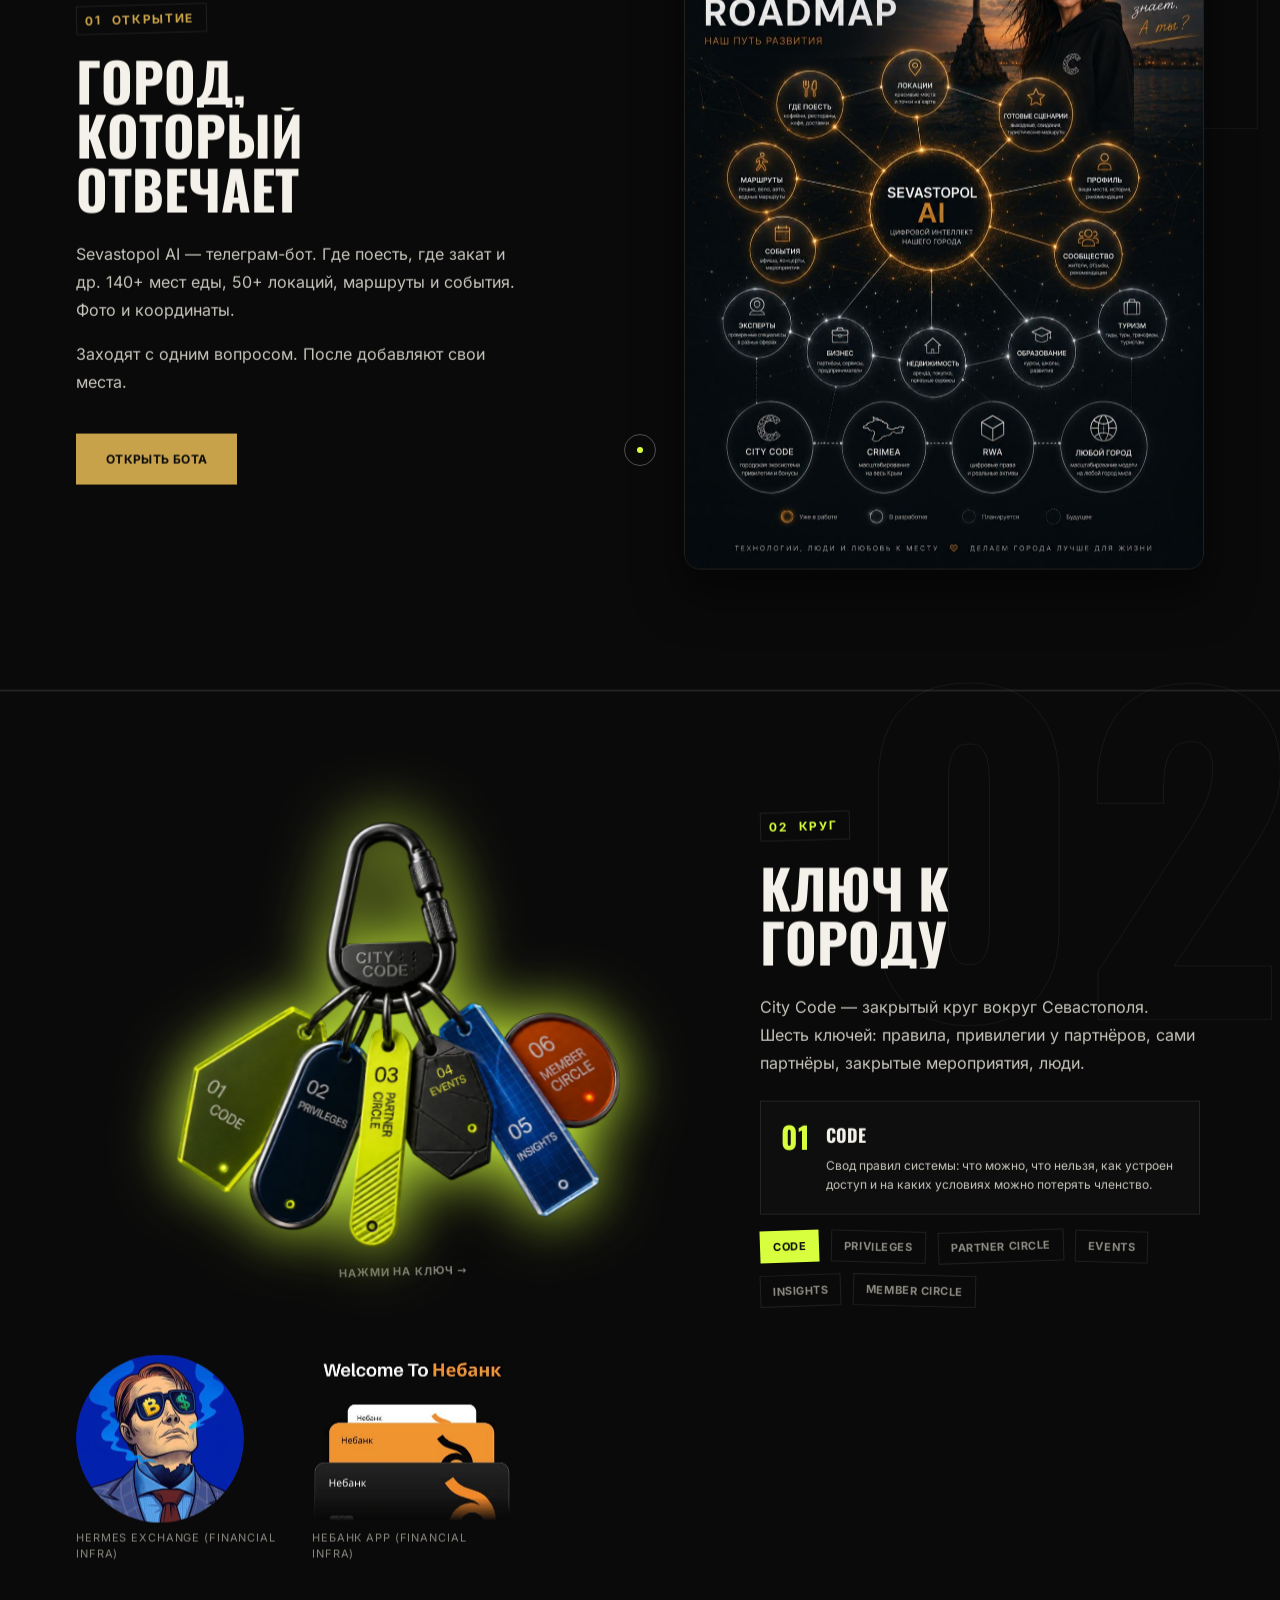
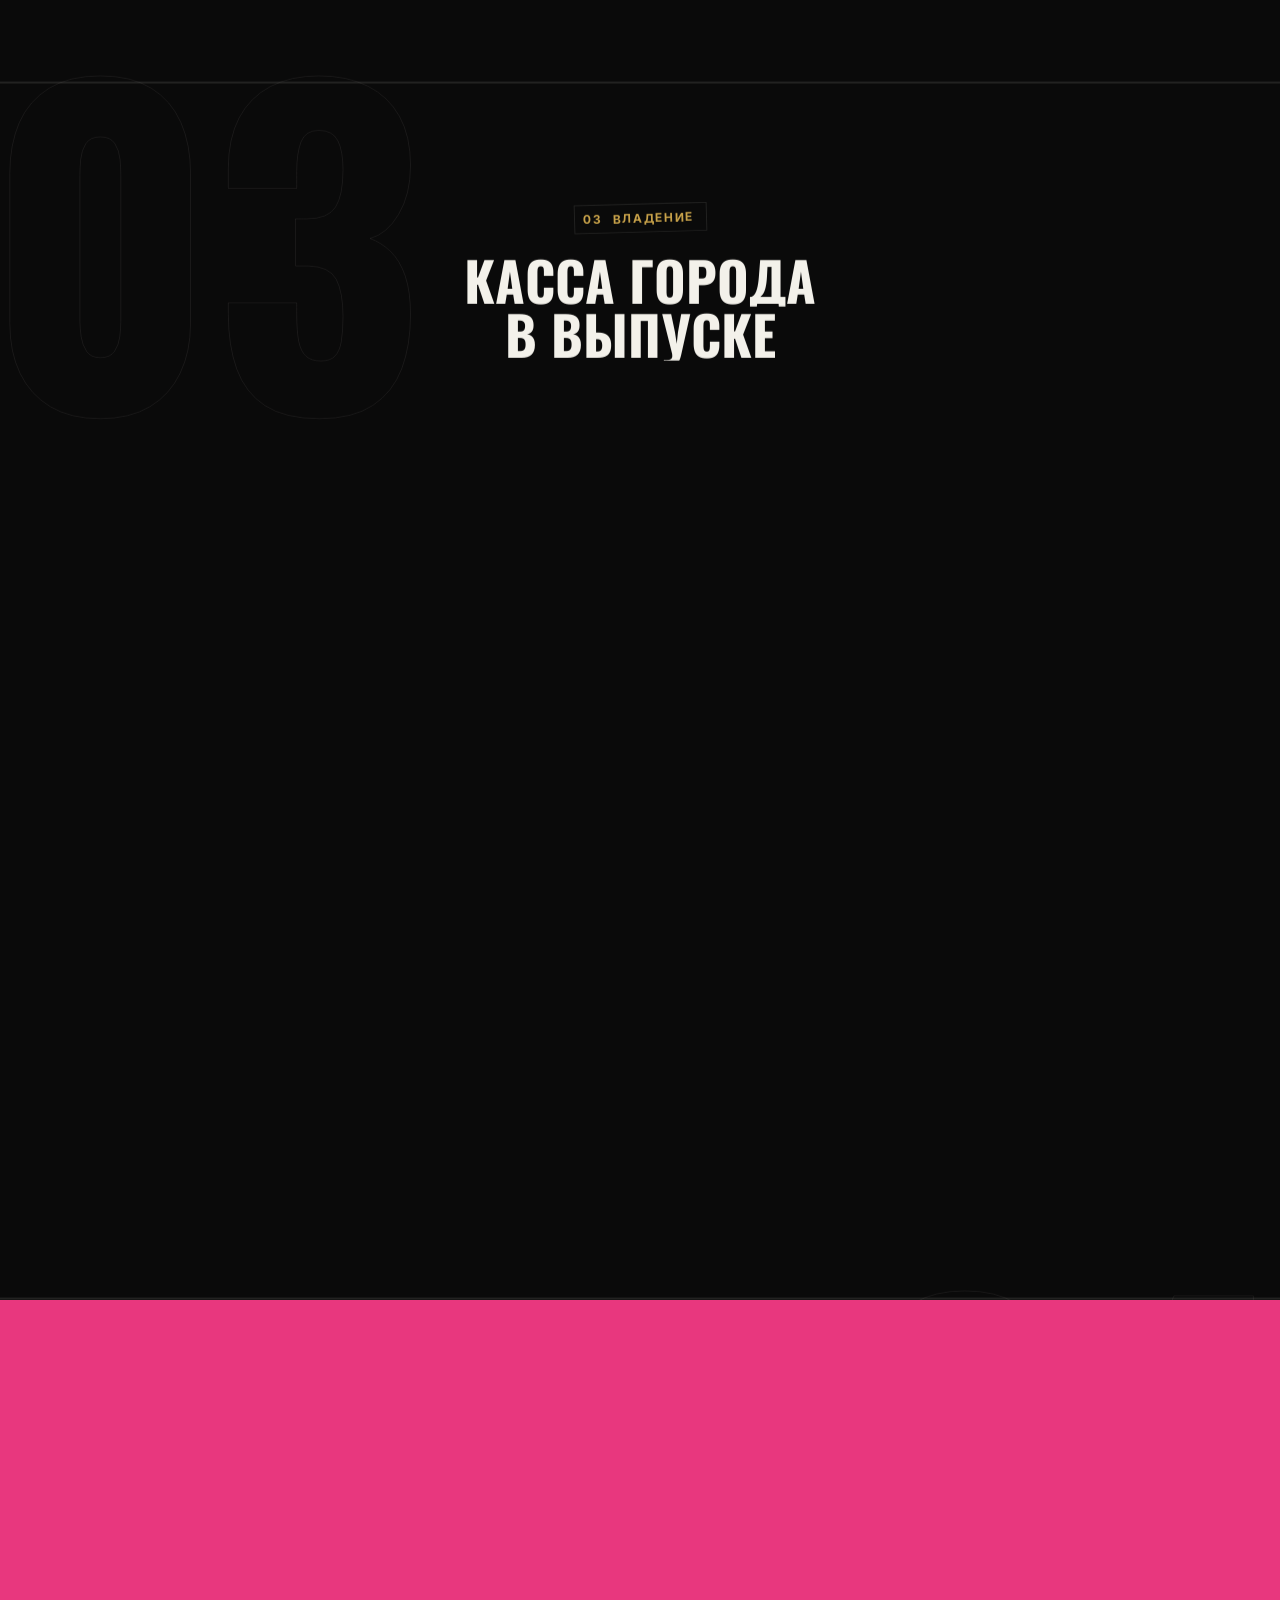
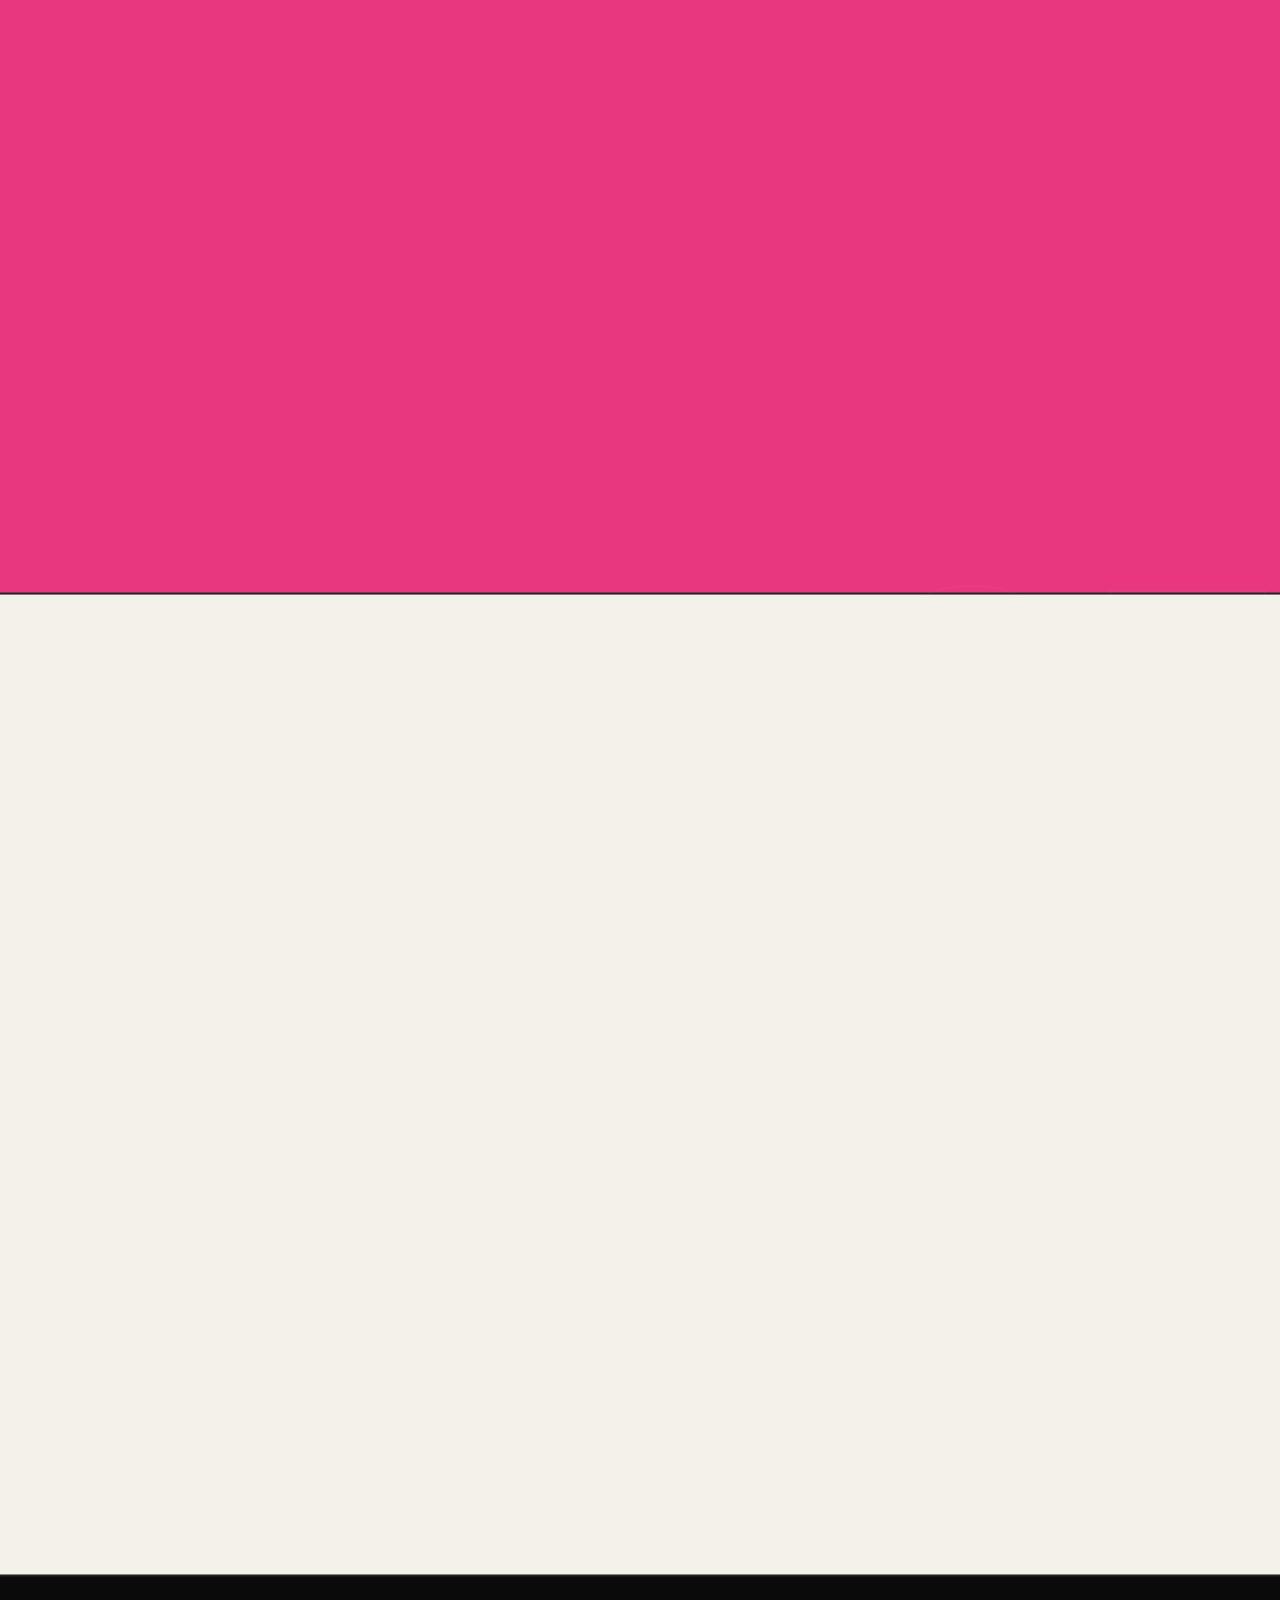
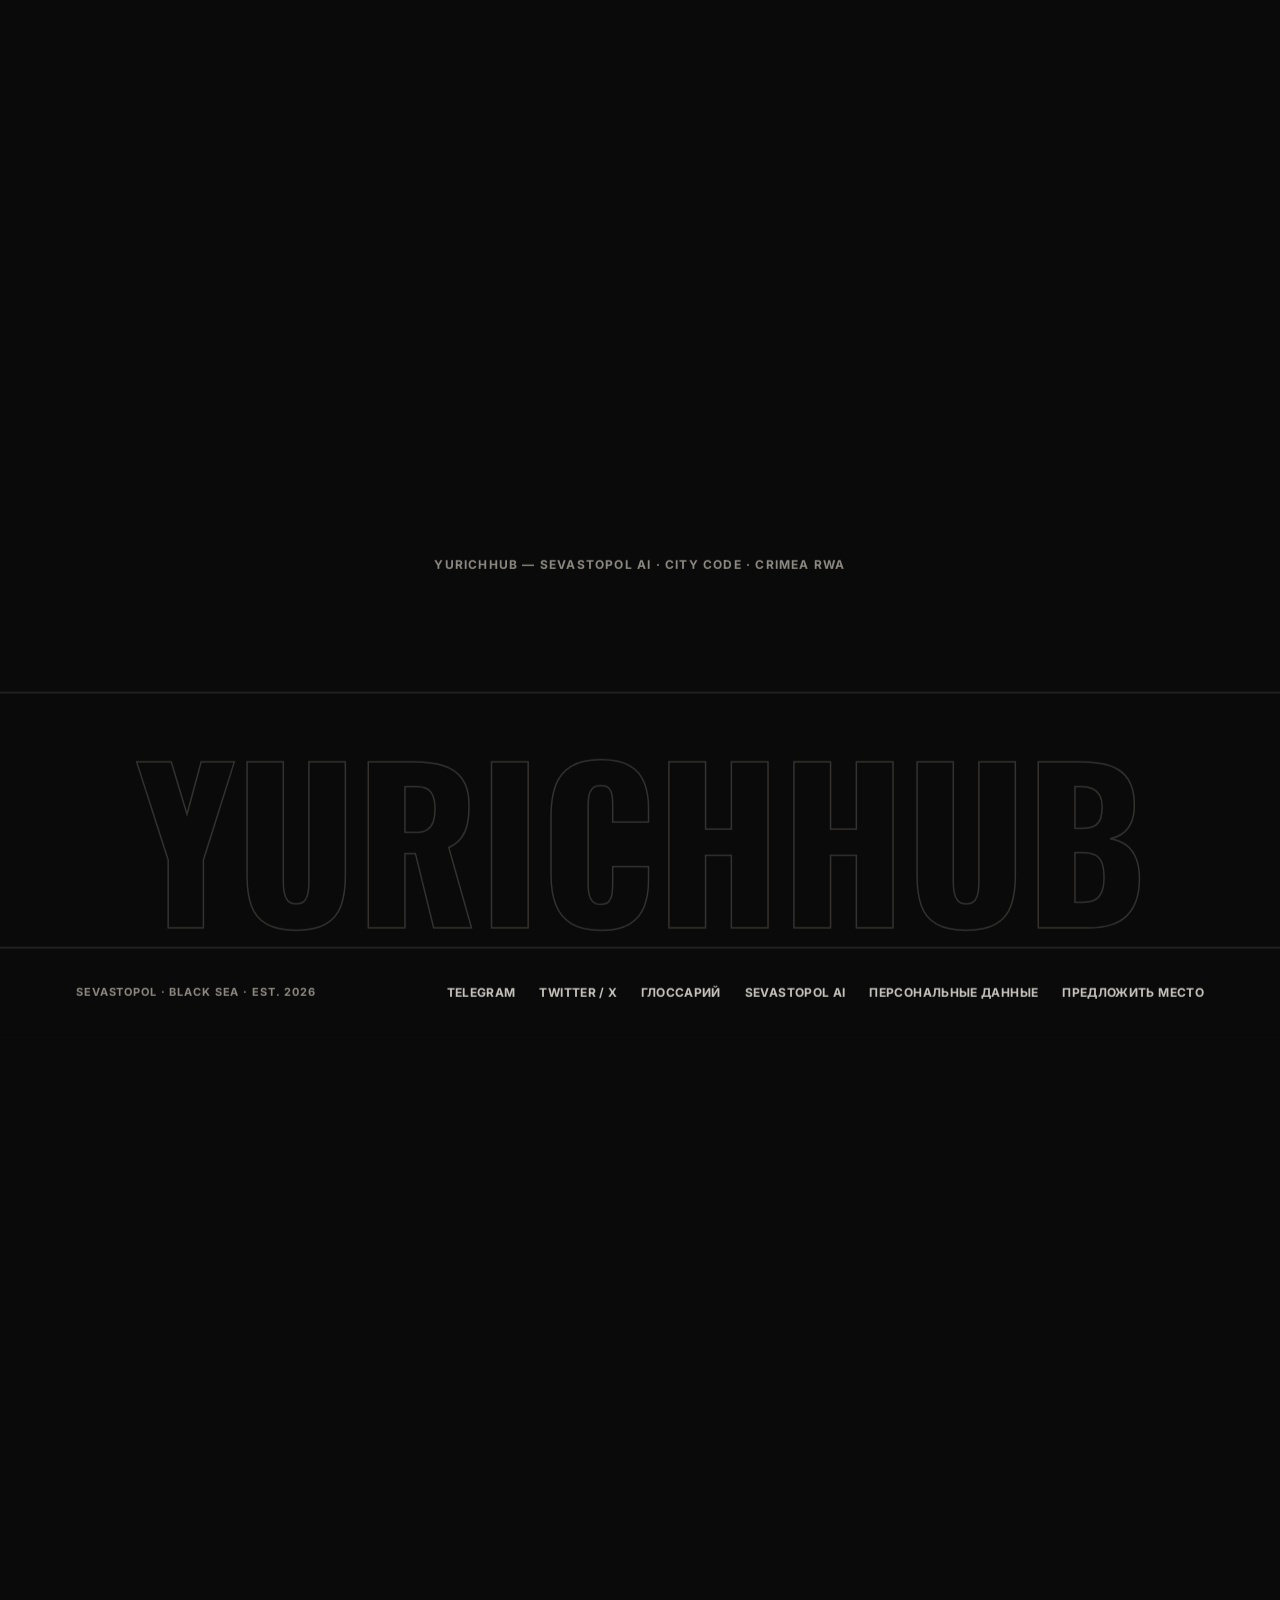
<file: index.html>
<!DOCTYPE html>
<html lang="ru">
<head>
<meta charset="UTF-8">
<meta name="viewport" content="width=device-width, initial-scale=1.0">
<title>YurichHub — Sevastopol AI × City Code × Crimea RWA</title>
<meta name="description" content="YurichHub — три двери в Севастополь: Sevastopol AI — бот по городу, City Code — закрытый круг, Crimea RWA — доля городской кассы в ЦФА.">
<meta property="og:type" content="website">
<meta property="og:locale" content="ru_RU">
<meta property="og:url" content="https://yurich-citycode.github.io/YuRichHUB/">
<meta property="og:title" content="YurichHub — Sevastopol AI × City Code × Crimea RWA">
<meta property="og:description" content="YurichHub — три двери в Севастополь: Sevastopol AI — бот по городу, City Code — закрытый круг, Crimea RWA — доля городской кассы в ЦФА.">
<meta property="og:image" content="https://yurich-citycode.github.io/YuRichHUB/indexpreview.jpg">
<meta property="og:image:width" content="1200">
<meta property="og:image:height" content="630">
<meta name="twitter:card" content="summary_large_image">
<meta name="twitter:title" content="YurichHub — Sevastopol AI × City Code × Crimea RWA">
<meta name="twitter:description" content="YurichHub — три двери в Севастополь: Sevastopol AI — бот по городу, City Code — закрытый круг, Crimea RWA — доля городской кассы в ЦФА.">
<meta name="twitter:image" content="https://yurich-citycode.github.io/YuRichHUB/indexpreview.jpg">
<link rel="canonical" href="https://yurich-citycode.github.io/YuRichHUB/">
<meta name="theme-color" content="#0A0A0A">
<link rel="icon" href="data:image/svg+xml,%3Csvg xmlns='http://www.w3.org/2000/svg' viewBox='0 0 32 32'%3E%3Crect width='32' height='32' fill='%230A0A0A'/%3E%3Ctext x='16' y='23' font-family='Arial,sans-serif' font-size='20' font-weight='bold' text-anchor='middle' fill='%23D7FF3D'%3EY%3C/text%3E%3C/svg%3E">
<link rel="stylesheet" href="fonts/fonts.css">
<style>
  
  :root{
    --bg:#0A0A0A;
    --ink:#F3F1EA;
    --ink-2:#C7C4BC;
    --ink-dim:#8B8981;
    --lime:#D7FF3D;
    --gold:#C8A24A;
    --pink:#E8377E;
    --line:rgba(243,241,234,.10);
    --font-display:var(--yh-display);
    --font-sans:var(--yh-sans);
  }

  *{ box-sizing:border-box; }
  html,body{ margin:0; }
  html{ scroll-behavior:auto; }

  html{ opacity:0; transition:opacity .38s ease; }
  html.page-ready{ opacity:1; }
  html.page-leaving{ opacity:0; pointer-events:none; }

  body{
    background:var(--bg); color:var(--ink);
    font-family:var(--font-sans);
    -webkit-font-smoothing:antialiased;
    position:relative;
    overflow-x:hidden;
  }
  body::before{
    content:''; position:fixed; inset:0; z-index:0; pointer-events:none;
    opacity:.4; mix-blend-mode:overlay;
    background-image:url("data:image/svg+xml;utf8,<svg xmlns='http://www.w3.org/2000/svg' width='180' height='180'><filter id='n'><feTurbulence type='fractalNoise' baseFrequency='0.9' numOctaves='2' stitchTiles='stitch'/><feColorMatrix type='saturate' values='0'/></filter><rect width='100%25' height='100%25' filter='url(%23n)' opacity='0.5'/></svg>");
    background-size:180px 180px;
  }

  ::selection{ background:var(--lime); color:#0A0A0A; }
  img{ max-width:100%; }
  a{ color:inherit; }
  a, button{ touch-action:manipulation; -webkit-tap-highlight-color:transparent; }

  a:focus-visible, button:focus-visible{
    outline:2px solid var(--lime); outline-offset:3px;
  }

  .wrap{ max-width:1240px; margin:0 auto; padding:0 56px; position:relative; z-index:1; }

  #scroll-spacer{ display:none; width:100%; pointer-events:none; }
  
  html.smooth-scroll #scroll-content{ position:fixed; top:0; left:0; width:100%; will-change:transform; }
  html.smooth-scroll #scroll-spacer{ display:block; }

  header{ position:relative; z-index:5; padding:28px 0 0; }
  .nav{ display:flex; align-items:center; justify-content:space-between; gap:16px; }
  .brand{ font-family:var(--font-display); font-size:19px; letter-spacing:.01em; text-transform:uppercase; }
  .brand span{ color:var(--lime); }
  .navlinks{ display:flex; gap:32px; font-size:12px; font-weight:700; letter-spacing:.04em; text-transform:uppercase; }
  .navlinks a{
    text-decoration:none; color:var(--ink); opacity:.7;
    padding-bottom:3px; border-bottom:1px solid transparent;
    transition:opacity .2s, border-color .2s, color .2s;
  }
  .navlinks a:hover{ opacity:1; border-color:var(--lime); color:var(--lime); }

  .hero{
    position:relative; min-height:100svh; display:flex; align-items:center;
    overflow:hidden; background-color:var(--bg); isolation:isolate;
  }
  .hero-bg{
    position:absolute; inset:0; z-index:0;
    background:transparent;
  }
  .hero-portrait{
    position:absolute; right:0; top:50%; transform:translateY(-50%);
    width:min(52vw,640px); aspect-ratio:1/1; z-index:0;
  }
  .hero-portrait .p-base{ width:100%; height:100%; display:block; object-fit:cover; }
  .hero-scrim{
    position:absolute; inset:0; z-index:1;
    background:linear-gradient(100deg, rgba(10,10,10,.97) 0%, rgba(10,10,10,.88) 34%, rgba(10,10,10,.35) 64%, rgba(10,10,10,.08) 100%);
  }
  .hero-inner{ position:relative; z-index:2; padding:88px 0 112px; width:100%; }

  .kicker{
    font-size:12px; font-weight:700; letter-spacing:.16em; color:var(--ink-dim); text-transform:uppercase;
    display:inline-flex; align-items:center; gap:10px; margin-bottom:24px;
    border:1px solid var(--line); padding:6px 12px 6px 8px;
    opacity:0; animation:riseRotate .8s ease .05s forwards;
  }
  .kicker .sq{ width:8px; height:8px; background:var(--lime); flex:none; }
  @keyframes riseRotate{ from{ opacity:0; transform:translateY(10px) rotate(-2deg); } to{ opacity:1; transform:translateY(0) rotate(-2deg); } }

  .poster{ margin:0 0 32px; }
  .poster .row{ display:block; overflow:hidden; }
  .poster .word{
    display:block; font-family:var(--font-display); text-transform:uppercase;
    font-size:clamp(52px,10vw,118px); line-height:.92; letter-spacing:.005em;
    opacity:0; transform:translateY(100%); animation:slideup .7s cubic-bezier(.2,.8,.2,1) forwards;
  }
  .poster .word.gold{ color:var(--gold); animation-delay:.15s; }
  .poster .word.lime{ color:var(--lime); animation-delay:.28s; }
  .poster .word.glitchw{ position:relative; color:var(--ink); animation-delay:.41s; }
  .poster .word.glitchw::before,
  .poster .word.glitchw::after{
    content:attr(data-text); position:absolute; left:0; top:0; width:100%; mix-blend-mode:screen;
  }
  .poster .word.glitchw::before{ color:var(--pink); transform:translate(5px,4px); opacity:.75; }
  .poster .word.glitchw::after{ color:var(--lime); transform:translate(-5px,-3px); opacity:.5; }
  @keyframes slideup{ to{ opacity:1; transform:translateY(0); } }
  @keyframes rise{ from{opacity:0; transform:translateY(10px);} to{opacity:1; transform:translateY(0);} }

  .hero .sub{
    font-size:16px; line-height:1.7; color:var(--ink-2); max-width:48ch; margin:0 0 40px;
    opacity:0; animation:rise .8s ease .6s forwards;
  }
  .hero .doors{ max-width:54ch; display:flex; flex-direction:column; gap:12px; margin:0 0 32px; }
  .hero .door{
    margin:0; padding-left:12px; border-left:2px solid var(--line);
    font-size:16px; line-height:1.55;
  }
  .chaos-tag{
    display:inline-block; font-weight:700; margin:0 .08em;
    transition:transform .2s ease;
  }

  .cta-row{ display:flex; gap:16px; flex-wrap:wrap; opacity:0; animation:rise .8s ease .72s forwards; }

  .cta-note{
    margin:16px 0 0; font-size:12px; line-height:1.5; color:var(--ink-dim);
    opacity:0; animation:rise .8s ease .86s forwards;
  }

  .btn{
    display:inline-flex; align-items:center; gap:10px;
    padding:16px 28px; font-size:12px; letter-spacing:.03em;
    text-decoration:none; border:2px solid var(--lime); color:#0A0A0A; background:var(--lime);
    font-weight:700; text-transform:uppercase; white-space:nowrap;
    transition:transform .18s cubic-bezier(.2,.8,.2,1), box-shadow .18s ease,
               background-color .18s ease, border-color .18s ease, color .18s ease;
  }
  .btn:hover{ transform:translate(-2px,-2px); box-shadow:4px 4px 0 rgba(243,241,234,.20); }
  .btn:active{ transform:translate(1px,1px); box-shadow:none; }
  .btn.ghost{ background:transparent; color:var(--ink); border-color:var(--line); }
  .btn.ghost:hover{ border-color:var(--ink); box-shadow:4px 4px 0 rgba(243,241,234,.12); color:var(--ink); }

  .tilt-l{ display:inline-block; transform:rotate(-2.5deg); }
  .tilt-r{ display:inline-block; transform:rotate(1.8deg); }

  .corner-coord{ position:absolute; z-index:2; font-size:11px; color:var(--ink-dim); font-variant-numeric:tabular-nums; letter-spacing:.03em; }
  .corner-coord.bl{ left:56px; bottom:24px; }
  .corner-coord.br{ right:56px; bottom:24px; text-align:right; }

  .stamp{ position:absolute; z-index:3; top:120px; right:64px; width:104px; height:104px; }
  .stamp text{ font-family:var(--font-sans); font-weight:700; font-size:7.6px; letter-spacing:.08em; fill:var(--ink-dim); text-transform:uppercase; }

  .spotlight{
    position:absolute; inset:0; z-index:1; pointer-events:none;
    background:transparent;
  }


  .marquee{
    overflow:hidden; border-top:2px solid var(--line); border-bottom:2px solid var(--line);
    padding:16px 0; position:relative; z-index:1; background:var(--bg);
  }
  .marquee-track{ display:flex; width:max-content; animation:marquee 26s linear infinite; }
  .marquee-track .item{
    display:flex; align-items:center; flex:none; gap:44px;
    font-family:var(--font-display); text-transform:uppercase; font-size:22px;
    white-space:nowrap; margin-right:44px;
  }
  .marquee-track .item .sep{ color:var(--ink-dim); font-size:14px; }
  @keyframes marquee{ from{ transform:translateX(0); } to{ transform:translateX(-50%); } }

  section.chapter{
    position:relative; padding:120px 0; border-top:2px solid var(--line);
    background-color:var(--bg); isolation:isolate;
  }

  .chapter .eyebrow{
    display:inline-flex; align-items:center; gap:10px; font-size:12px; font-weight:700; letter-spacing:.14em;
    text-transform:uppercase; margin-bottom:20px; border:1px solid var(--line);
    padding:6px 12px 6px 8px; transform:rotate(-1.6deg);
  }
  .chapter h2{
    font-family:var(--font-display); text-transform:uppercase;
    font-size:clamp(34px,4.6vw,54px); line-height:1; margin:0 0 24px; max-width:12ch;
  }
  .chapter .copy{ font-size:16px; line-height:1.75; color:var(--ink-2); max-width:44ch; }
  .chapter .copy + .copy{ margin-top:16px; }

  .grid-2{ display:grid; grid-template-columns:1fr 1fr; gap:60px; align-items:center; }

  .wipe{
    position:absolute; inset:0; z-index:6; transform-origin:left center;
    pointer-events:none; transform:scaleX(0);
    transition:transform 1s cubic-bezier(.65,0,.15,1);
  }
  html.curtains .wipe{ transform:scaleX(1); }
  html.curtains .wipe.wiped{ transform:scaleX(0); }

  .bg-num{
    position:absolute; z-index:0; top:-.15em; right:-.03em; font-family:var(--font-display);
    font-size:clamp(240px,32vw,460px); line-height:1; color:transparent;
    -webkit-text-stroke:1px rgba(243,241,234,.07);
    pointer-events:none; user-select:none;
  }

  .routecard{ position:relative; max-width:520px; margin-left:auto; }
  .routecard img{
    display:block; width:100%; height:auto; border-radius:16px;
    border:1px solid var(--line);
    box-shadow:0 24px 48px rgba(0,0,0,.55);
  }

  .cc-grid{ grid-template-columns:1.45fr 1fr; gap:40px; }

  .keychain-stage{
    position:relative; display:flex; flex-direction:column; align-items:center;
    perspective:900px; transform:rotate(-1.4deg) translateY(-10px);
  }
  .kc-photo-wrap{
    position:relative; z-index:1; width:100%; max-width:1100px;
    transform-origin:50% 8%; animation:idle-sway 7s ease-in-out infinite;
    --active-color:rgba(215,255,61,.4);
  }
  @keyframes idle-sway{ 0%,100%{ transform:rotate(-1.6deg);} 50%{ transform:rotate(1.6deg);} }
  .kc-photo{
    display:block; width:100%; height:auto;
    filter:drop-shadow(0 20px 40px rgba(0,0,0,.6));
    transition:transform .35s ease, filter .35s ease;
  }
  .kc-photo-wrap:hover .kc-photo,
  .kc-photo-wrap.is-active .kc-photo{
    transform:scale(1.02);
    filter:drop-shadow(0 0 30px var(--active-color)) drop-shadow(0 20px 40px rgba(0,0,0,.6));
  }
  .kc-tilt{ transition:transform .35s ease; transform-style:preserve-3d; }

  .kc-hotspots{ position:absolute; inset:0; z-index:3; }
  .kc-hot{
    position:absolute; inset:0; width:100%; height:100%; padding:0;
    background:transparent; border:0; outline:0; box-shadow:none;
    -webkit-tap-highlight-color:transparent; cursor:pointer;
    filter:drop-shadow(0 0 0 transparent);
    transition:filter .2s ease;
  }
  .kc-hot:hover{ filter:drop-shadow(0 0 7px var(--hc,#D7FF3D)); }
  .kc-hot.is-active{ filter:drop-shadow(0 0 9px var(--hc,#D7FF3D)); animation:hotPulse 1.7s ease-in-out infinite; }
  .kc-hot:focus-visible{ outline:none; filter:drop-shadow(0 0 6px #FFFFFF) drop-shadow(0 0 2px #FFFFFF); }
  @keyframes hotPulse{ 0%,100%{ opacity:1; } 50%{ opacity:.55; } }

  .hs-hex{ z-index:1; clip-path:polygon(36.5% 48.5%, 40.5% 54%, 33.5% 79%, 23.5% 85%, 15.3% 74.5%, 17.2% 60.5%, 19.5% 54.5%); }
  .hs-oval{ z-index:5; clip-path:polygon(45.4% 75.4%, 46.6% 69.1%, 46.8% 63.3%, 46% 58.4%, 44.3% 54.9%, 41.8% 53.2%, 38.8% 53.4%, 35.6% 55.6%, 32.4% 59.4%, 29.7% 64.6%, 27.6% 70.6%, 26.4% 76.9%, 26.2% 82.7%, 27% 87.6%, 28.7% 91.1%, 31.2% 92.8%, 34.2% 92.6%, 37.4% 90.4%, 40.6% 86.6%, 43.3% 81.4%); }
  .hs-blade{ z-index:6; clip-path:polygon(44% 52%, 50.8% 52%, 51.8% 57%, 50.6% 90%, 48.8% 96%, 47.2% 98.5%, 45.5% 96%, 43.8% 90%, 42.8% 57%); }
  .hs-angle{ z-index:4; clip-path:polygon(52.5% 55%, 55% 51.5%, 59.5% 52%, 63% 55%, 64.8% 62%, 64% 76.5%, 57% 84%, 53.5% 81%, 51.5% 75.5%, 51% 62%); }
  .hs-bar{ z-index:3; clip-path:polygon(60.2% 47.5%, 64.5% 43.8%, 79.2% 84.2%, 72.6% 91.8%, 66.8% 85.2%); }
  .hs-circle{ z-index:2; clip-path:polygon(84.1% 61.5%, 83.5% 65.1%, 81.6% 68.3%, 78.8% 70.7%, 75.3% 71.9%, 71.7% 71.9%, 68.2% 70.7%, 65.4% 68.3%, 63.5% 65.1%, 62.9% 61.5%, 63.5% 57.9%, 65.4% 54.7%, 68.2% 52.3%, 71.7% 51.1%, 75.3% 51.1%, 78.8% 52.3%, 81.6% 54.7%, 83.5% 57.9%); }

  .kc-spark{
    position:absolute; z-index:100; width:6px; height:6px; border-radius:50%;
    pointer-events:none; will-change:transform, opacity;
    background:radial-gradient(circle, #fff 0%, var(--sc,#D7FF3D) 60%, transparent 100%);
    box-shadow:0 0 8px var(--sc,#D7FF3D);
    animation:sparkFly .65s cubic-bezier(.2,.8,.2,1) forwards;
  }
  @keyframes sparkFly{
    0%{ transform:translate(0,0) scale(1); opacity:1; }
    100%{ transform:translate(var(--dx),var(--dy)) scale(0); opacity:0; }
  }
  .kc-hint{
    text-align:center; font-size:11px; font-weight:700; letter-spacing:.08em;
    text-transform:uppercase; color:var(--ink-dim); margin-top:16px;
  }

  .kc-panel{
    display:flex; gap:16px; align-items:flex-start; margin-top:24px; padding:20px;
    border:1px solid var(--line); background:rgba(255,255,255,.02); max-width:440px;
  }
  .kc-panel-num{ font-family:var(--font-display); font-size:30px; color:var(--lime); line-height:1; flex:none; }
  .kc-panel-title{ font-family:var(--font-display); font-size:18px; text-transform:uppercase; margin-bottom:8px; }
  .kc-panel-desc{ font-size:12px; line-height:1.6; color:var(--ink-2); }
  @keyframes panelPulse{ 0%{ border-color:var(--lime); } 100%{ border-color:var(--line); } }

  .cc-list{ display:flex; flex-wrap:wrap; gap:12px; margin-top:16px; }
  .cc-chip{
    font-family:var(--font-sans); font-size:11px; font-weight:700; letter-spacing:.05em; text-transform:uppercase;
    color:var(--ink-dim); border:1px solid var(--line); padding:8px 12px;
    background:transparent; cursor:pointer;
    transition:color .2s ease, border-color .2s ease, background-color .2s ease, transform .15s ease;
  }
  .cc-chip:nth-child(odd){ transform:rotate(-2deg); }
  .cc-chip:nth-child(even){ transform:rotate(1.5deg); }
  .cc-chip:hover{ color:var(--ink); border-color:var(--lime); }
  .cc-chip:active{ transform:scale(.96) rotate(0deg); }
  .cc-chip.active{ color:#0A0A0A; background:var(--lime); border-color:var(--lime); }

  .partners{ display:flex; gap:36px; align-items:flex-start; flex-wrap:wrap; margin-top:48px; }
  .partner{ display:flex; flex-direction:column; gap:8px; max-width:200px; text-decoration:none; }
  .partner img{
    width:110px; height:110px; object-fit:cover; object-position:center;
    display:block; border:0; border-radius:50%; background:transparent;
    transition:transform .25s ease, box-shadow .25s ease;
  }
  .partner:hover img{ transform:translateY(-3px); box-shadow:0 10px 26px rgba(0,0,0,.5); }
  .partner img.hermes{ width:168px; height:168px; object-position:center 12%; }
  
  .partner img.nebank{ width:auto; height:168px; border-radius:0; object-fit:contain; }
  .partner small{ color:var(--ink-dim); font-size:11px; letter-spacing:.08em; text-transform:uppercase; line-height:1.4; }

  .rwa-section{ text-align:center; }
  .rwa-section .wrap{ display:flex; flex-direction:column; align-items:center; }
  .rwa-section h2, .rwa-section .copy{ margin-left:auto; margin-right:auto; }
  .rwa-section .copy{ text-align:center; }
  .soon{
    margin-top:32px; font-size:12px; font-weight:700; letter-spacing:.14em; text-transform:uppercase;
    color:var(--gold); border:1px solid rgba(200,162,74,.45); padding:8px 16px; display:inline-block;
    transform:rotate(-2deg);
  }

  .rwa-how{
    display:grid; grid-template-columns:minmax(0,1.05fr) minmax(0,.95fr); gap:64px; align-items:center;
    margin-top:64px; text-align:left; width:100%;
  }
  .rwa-tabs{ display:flex; gap:12px; flex-wrap:wrap; margin-bottom:32px; }
  .rwa-tab{
    font-family:var(--font-sans); font-size:12px; font-weight:700; letter-spacing:.06em; text-transform:uppercase;
    color:var(--ink-dim); background:transparent; border:1px solid var(--line); padding:12px 16px; cursor:pointer;
    transition:color .2s ease, border-color .2s ease, background-color .2s ease, transform .15s ease;
  }
  .rwa-tab:nth-child(1){ transform:rotate(-1.6deg); }
  .rwa-tab:nth-child(2){ transform:rotate(1.2deg); }
  .rwa-tab:nth-child(3){ transform:rotate(-0.8deg); }
  .rwa-tab:hover{ color:var(--ink); border-color:var(--gold); }
  .rwa-tab.active{ color:#0A0A0A; background:var(--gold); border-color:var(--gold); transform:rotate(0deg); }

  .rwa-step{
    border:1px solid var(--line); background:rgba(255,255,255,.02);
    padding:28px 32px; max-width:560px;
  }
  .rwa-step .rs-letter{ font-family:var(--font-display); font-size:64px; line-height:.9; color:var(--gold); }
  .rwa-step h3{ font-family:var(--font-display); font-size:20px; text-transform:uppercase; margin:8px 0; }
  .rwa-step p{ margin:0; font-size:14px; line-height:1.65; color:var(--ink-2); }
  @keyframes stepPulse{ 0%{ border-color:var(--gold); } 100%{ border-color:var(--line); } }

  .rwa-visual{ position:relative; }
  .rwa-screen{ display:none; }
  .rwa-screen.is-active{ display:block; animation:screenIn .45s cubic-bezier(.2,.8,.2,1); }
  @keyframes screenIn{ from{ opacity:0; transform:translateY(12px); } to{ opacity:1; transform:none; } }

  .asset-shot{ position:relative; margin:0; border:1px solid var(--line); background:#0c0b09; }
  .asset-shot img{
    display:block; width:100%; height:352px; object-fit:cover; object-position:center 42%;
    filter:saturate(.94) contrast(1.05) brightness(.96);
  }
  .asset-shot::after{
    content:''; position:absolute; inset:0; pointer-events:none;
    background:linear-gradient(180deg, rgba(10,10,10,.05) 45%, rgba(10,10,10,.66) 100%);
  }
  .asset-flag{
    position:absolute; top:12px; right:12px; z-index:1;
    font-size:10px; font-weight:700; letter-spacing:.16em; text-transform:uppercase;
    color:var(--gold); border:1px solid rgba(200,162,74,.55); background:rgba(10,10,10,.72);
    padding:4px 8px;
  }
  .asset-plate{ border:1px solid var(--line); border-top:0; background:rgba(255,255,255,.02); padding:16px 20px 12px; }
  .asset-plate .ap-head{
    font-size:10px; font-weight:700; letter-spacing:.24em; text-transform:uppercase;
    color:var(--gold); margin-bottom:6px;
  }
  .ap-row{ display:flex; justify-content:space-between; gap:16px; padding:8px 0; border-top:1px solid var(--line); font-size:12px; line-height:1.5; }
  .ap-row b{ flex:0 0 78px; font-size:10px; font-weight:700; letter-spacing:.1em; text-transform:uppercase; color:var(--ink-dim); padding-top:2px; }
  .ap-row span{ color:var(--ink); text-align:right; font-variant-numeric:tabular-nums; }

  .doc-sheet{
    max-width:440px; margin:0 auto; position:relative;
    background:linear-gradient(180deg, #12100d 0%, #0d0c0a 100%);
    border:1px solid rgba(200,162,74,.38);
    box-shadow:0 26px 60px rgba(0,0,0,.55);
    padding:28px;
  }
  .doc-sheet::before{
    content:''; position:absolute; top:0; bottom:0; left:14px; width:1px;
    background:linear-gradient(180deg, transparent, rgba(200,162,74,.4) 12%, rgba(200,162,74,.4) 88%, transparent);
  }
  .doc-head{ border-bottom:1px solid rgba(200,162,74,.3); padding-bottom:16px; margin-bottom:4px; }
  .doc-kicker{
    display:inline-block; font-size:10px; font-weight:700; letter-spacing:.18em; text-transform:uppercase;
    color:var(--gold); border:1px solid rgba(200,162,74,.5); padding:4px 8px; margin-bottom:12px;
  }
  .doc-title{ font-family:var(--font-display); font-size:24px; line-height:1.05; text-transform:uppercase; margin:0 0 8px; color:var(--ink); }
  .doc-sub{ font-size:11px; letter-spacing:.08em; color:var(--ink-dim); }
  .doc-fields{ margin:0; }
  .doc-fields .df{ display:flex; justify-content:space-between; gap:16px; padding:8px 0; border-bottom:1px dashed rgba(243,241,234,.12); font-size:12px; line-height:1.5; }
  .doc-fields dt{ flex:0 0 116px; color:var(--ink-dim); font-size:10px; font-weight:700; letter-spacing:.1em; text-transform:uppercase; padding-top:2px; }
  .doc-fields dd{ margin:0; color:var(--ink); text-align:right; font-variant-numeric:tabular-nums; }
  .doc-fields dd.doc-status{ color:var(--gold); font-weight:700; }
  .doc-pdf{
    display:inline-flex; align-items:center; gap:8px; margin-top:16px; padding-bottom:3px;
    border:0; border-bottom:1px solid rgba(200,162,74,.5); background:none; cursor:pointer;
    font-family:var(--font-sans); font-size:12px; font-weight:700; letter-spacing:.06em; text-transform:uppercase;
    color:var(--gold); text-decoration:none;
    transition:border-color .2s ease, color .2s ease;
  }
  .doc-pdf:hover{ color:var(--ink); border-color:var(--ink); }

  .broker-stage{ position:relative; width:100%; max-width:390px; margin:0 auto; }
  .broker{
    position:absolute; top:0; left:0; width:390px; height:844px; transform-origin:top left;
    background:#f2f0ec; color:#17171a; border:1px solid rgba(10,10,10,.5); border-radius:34px;
    overflow:hidden; box-shadow:0 30px 70px rgba(0,0,0,.6);
  }
  .bk-status{ display:flex; justify-content:space-between; align-items:center; padding:16px 26px 6px; font-size:13px; font-weight:700; }
  .bk-status-ico{ display:inline-flex; align-items:flex-end; gap:3px; }
  .bk-status-ico i{ display:block; width:3px; background:#17171a; border-radius:1px; }
  .bk-status-ico i:nth-child(1){ height:5px; }
  .bk-status-ico i:nth-child(2){ height:8px; }
  .bk-status-ico i:nth-child(3){ height:11px; }
  .bk-status-ico i:nth-child(4){ width:16px; height:8px; margin-left:4px; border:1.5px solid #17171a; border-radius:2px; background:linear-gradient(90deg,#17171a 70%, transparent 70%); }
  .bk-bar{ display:flex; align-items:center; justify-content:space-between; padding:8px 22px 10px; font-size:15px; font-weight:700; }
  .bk-bar .bk-edge{ color:#8a8a90; font-size:18px; line-height:1; }
  .bk-card{ margin:6px 14px 0; background:#fff; border-radius:22px; padding:18px 18px 14px; box-shadow:0 10px 26px rgba(23,23,26,.08); }
  .bk-head{ display:flex; gap:12px; align-items:flex-start; }
  .bk-ico{
    flex:0 0 44px; width:44px; height:44px; border-radius:12px;
    display:flex; align-items:center; justify-content:center;
    background:rgba(200,162,74,.14); color:#a06a33;
  }
  .bk-names{ flex:1 1 auto; min-width:0; }
  .bk-names b{ display:block; font-size:16px; line-height:1.25; font-weight:800; }
  .bk-names span{ display:block; margin-top:3px; font-size:12.5px; color:#77777d; }
  .bk-chip{
    flex:0 0 auto; padding:5px 10px; border-radius:999px; white-space:nowrap;
    font-size:11px; font-weight:800; letter-spacing:.04em; color:#1d7a3d; background:rgba(29,122,61,.1);
  }
  .bk-yield{ display:flex; align-items:baseline; gap:10px; margin:14px 0 2px; }
  .bk-y-pre{ font-size:12.5px; font-weight:700; color:#77777d; }
  .bk-y-num{ font-size:34px; font-weight:800; letter-spacing:-.01em; }
  .bk-y-lbl{ font-size:12.5px; color:#77777d; }
  .bk-rows{ margin-top:12px; border-top:1px solid #ececea; }
  .bk-row{ display:flex; justify-content:space-between; gap:12px; padding:10px 0; border-bottom:1px solid #ececea; font-size:13.5px; }
  .bk-row span{ color:#77777d; }
  .bk-row b{ font-weight:700; }
  .bk-ois{
    display:flex; align-items:center; gap:8px; margin-top:14px; padding:10px 12px;
    background:#f6f4f0; border-radius:12px; font-size:12.5px; color:#55555b;
  }
  .bk-ois svg{ flex:0 0 16px; color:#a06a33; }
  .bk-cta{
    width:100%; margin-top:14px; padding:14px 16px; border:0; border-radius:14px; cursor:pointer;
    background:#17171a; color:#fff; font-family:var(--font-sans); font-size:14px; font-weight:700;
  }
  .bk-note{ margin-top:8px; font-size:11px; line-height:1.45; color:#9a9aa0; text-align:center; }
  .bk-card + .bk-card{ margin-top:12px; }
  .bk-chart-head{ display:flex; justify-content:space-between; align-items:baseline; gap:10px; margin-bottom:10px; }
  .bk-chart-head b{ font-size:13.5px; }
  .bk-chart-head span{ font-size:11px; color:#77777d; white-space:nowrap; }
  .bk-chart{ width:100%; height:64px; display:block; }
  .bk-about{ font-size:12.5px; line-height:1.55; color:#55555b; }
  .bk-tabbar{
    position:absolute; left:0; right:0; bottom:0; padding:10px 22px 24px;
    display:flex; justify-content:space-between; background:#fbfaf8; border-top:1px solid #ececea;
  }
  .bk-tabbar span{ font-size:10.5px; font-weight:700; letter-spacing:.02em; color:#9a9aa0; }
  .bk-tabbar span.on{ color:#17171a; }

  .rwa-legal{
    margin:24px auto 0; max-width:520px; text-align:center;
    font-size:11px; line-height:1.6; letter-spacing:.04em; color:var(--ink-dim);
  }

  .mod-counter{ display:flex; align-items:baseline; gap:16px; margin:40px 0 16px; }
  .mod-counter .mc-num{ font-family:var(--font-display); font-size:clamp(52px,7vw,84px); line-height:1; color:transparent; -webkit-text-stroke:1.5px var(--pink); }
  .mod-counter .mc-lbl{ font-size:12px; font-weight:700; letter-spacing:.16em; text-transform:uppercase; color:var(--ink-dim); }
  .mod-chips{ display:flex; flex-wrap:wrap; gap:12px; margin:0 0 16px; }
  .mod-note{ font-size:14px; line-height:1.6; color:var(--ink-dim); max-width:46ch; margin:0 0 24px; }
  .mod-note b{ color:var(--ink); }
  .mod-fmt{ margin-bottom:4px; }

  .steps{ display:grid; grid-template-columns:repeat(3,1fr); margin:48px 0 32px; border-top:2px solid var(--line); text-align:left; }
  .step-cell{ padding:28px 28px 12px 0; border-right:1px solid var(--line); }
  .step-cell:last-child{ border-right:0; }
  .step-cell + .step-cell{ padding-left:28px; }
  .step-cell .s-num{ font-family:var(--font-display); font-size:46px; line-height:1; color:transparent; -webkit-text-stroke:1.2px var(--ink-dim); }
  .step-cell.s-price .s-num{ -webkit-text-stroke-color:var(--pink); }
  .step-cell h3{ font-family:var(--font-display); font-size:18px; text-transform:uppercase; margin:12px 0 8px; }
  .step-cell p{ margin:0; font-size:14px; line-height:1.6; color:var(--ink-2); }
  .price-tag{
    display:inline-block; margin-top:12px; font-size:11px; font-weight:700; letter-spacing:.06em;
    color:var(--pink); border:1px solid rgba(232,55,126,.45); padding:6px 12px; transform:rotate(-2deg);
    font-variant-numeric:tabular-nums;
  }
  .nots{ display:flex; flex-wrap:wrap; gap:12px; margin-top:8px; }

  .thesis{ padding:120px 0; text-align:center; border-top:2px solid var(--line); }
  .thesis-scatter{ position:relative; max-width:1000px; margin:0 auto 40px; min-height:420px; }
  .tf{ position:absolute; font-family:var(--font-display); text-transform:uppercase; line-height:1.05; white-space:nowrap; margin:0; }
  .tf-big{ font-size:clamp(30px,4.6vw,54px); }
  .tf-sm{ font-family:var(--font-sans); font-weight:700; text-transform:none; font-size:clamp(15px,1.7vw,20px); letter-spacing:.01em; white-space:normal; max-width:26ch; }
  .tf-lime{ color:var(--lime); }
  .tf-pink{ color:var(--pink); }
  .tf-gold{ color:var(--gold); }
  .tf-bronze{ color:var(--gold); }
  .tf-white{ color:var(--ink); }
  .tf1{ top:2%;   left:3%;  transform:rotate(-3deg); }
  .tf2{ top:12%;  left:38%; transform:rotate(1.5deg); }
  .tf3{ top:34%;  left:8%;  transform:rotate(2deg); }
  .tf4{ top:44%;  left:44%; transform:rotate(-1deg); }
  .tf5{ top:66%;  left:4%;  transform:rotate(-2deg); }
  .tf6{ top:76%;  left:40%; transform:rotate(1deg); }
  .signature{ margin-top:24px; font-size:12px; font-weight:700; letter-spacing:.1em; color:var(--ink-dim); text-transform:uppercase; }

  .wordwall{ overflow:hidden; border-top:2px solid var(--line); padding:40px 0 8px; position:relative; }
  .wordwall .big{
    font-family:var(--font-display); text-transform:uppercase; white-space:nowrap;
    font-size:clamp(90px,16vw,220px); line-height:1; color:transparent; text-align:center; margin:0;
    -webkit-text-stroke:1.5px rgba(243,241,234,.18); letter-spacing:0;
  }

  footer{ border-top:2px solid var(--line); padding:36px 0; position:relative; z-index:1; background:var(--bg); }
  .foot-row{ display:flex; justify-content:space-between; align-items:center; flex-wrap:wrap; gap:16px; }
  .foot-meta{ font-size:11px; font-weight:700; letter-spacing:.08em; color:var(--ink-dim); text-transform:uppercase; }
  .foot-links{ display:flex; gap:24px; flex-wrap:wrap; }
  .foot-links a{
    font-size:12px; font-weight:700; text-decoration:none; color:var(--ink); opacity:.8;
    text-transform:uppercase; letter-spacing:.03em; transition:opacity .2s, color .2s;
  }
  .foot-links a:hover{ opacity:1; color:var(--lime); }

  .cur-dot, .cur-ring{
    position:fixed; top:0; left:0; z-index:9999; pointer-events:none;
    border-radius:50%; transform:translate(-50%,-50%);
    will-change:transform; display:none;
  }
  html.has-cursor .cur-dot, html.has-cursor .cur-ring{ display:block; }
  html.has-cursor body, html.has-cursor a, html.has-cursor button{ cursor:none; }
  .cur-dot{ width:6px; height:6px; background:var(--lime); }
  .cur-ring{
    width:32px; height:32px; border:1px solid rgba(243,241,234,.30);
    transition:width .2s ease, height .2s ease, border-color .2s ease, background .2s ease;
  }
  .cur-ring.hover{ width:44px; height:44px; background:transparent; border-color:rgba(243,241,234,.55); }

  .reveal{ opacity:0; transform:translateY(26px); transition:opacity .8s ease, transform .8s cubic-bezier(.2,.8,.2,1); }
  .reveal.in-view{ opacity:1; transform:translateY(0); }
  .reveal-2{ transition-delay:.12s; }

  .rword{ display:inline-block; overflow:hidden; vertical-align:top; }
  .rword-inner{ display:inline-block; transform:translateY(115%); transition:transform .7s cubic-bezier(.2,.8,.2,1); }
  .split.revealed .rword-inner{ transform:translateY(0); }

  @media (max-width:900px){
    .grid-2{ grid-template-columns:1fr; gap:64px; }
    .cc-grid{ grid-template-columns:1fr; }
    section.chapter{ padding:84px 0; }
    .routecard{ margin:0 auto; }
    .rwa-how{ grid-template-columns:minmax(0,1fr); gap:56px; margin-top:56px; }
    .steps{ grid-template-columns:1fr; border-top:0; }
    .step-cell{ border-right:0; border-top:2px solid var(--line); padding:24px 0 14px; }
    .step-cell + .step-cell{ padding-left:0; }

    .hero{ flex-direction:column; align-items:stretch; min-height:auto; }
    .hero-portrait{
      position:relative; top:auto; right:auto; left:auto; transform:none;
      width:min(76vw,380px); margin:24px auto 0;
    }
    .hero-scrim{
      background:linear-gradient(180deg, rgba(10,10,10,.72) 0%, rgba(10,10,10,.5) 45%, rgba(10,10,10,.92) 100%);
    }
    .hero-inner{ padding:32px 0 72px; }
    .stamp{ display:none; }
  }
  @media (max-width:860px){
    .wrap{ padding:0 24px; }
    .corner-coord.bl{ left:24px; }
    .corner-coord.br{ right:24px; }
  }
  @media (max-width:760px){
    .nav{ flex-wrap:wrap; gap:12px; }
    .navlinks{ flex-wrap:wrap; gap:12px 16px; width:100%; }
    .navlinks a{ padding:11px 4px 3px; margin:-11px -4px -3px; }
    .foot-links a{ padding:12px 4px; margin:-12px -4px; }
    .bg-num{ display:none; }
    .thesis-scatter{ min-height:auto; }
    .tf{ position:static !important; display:block; transform:none !important; white-space:normal; margin:0 0 12px; }
    .asset-shot img{ height:250px; }
    .ap-row{ flex-direction:column; gap:2px; }
    .ap-row b{ flex:none; }
    .ap-row span{ text-align:left; }
    .doc-sheet{ padding:24px 20px; }
    .doc-fields .df{ flex-direction:column; gap:2px; }
    .doc-fields dt{ flex:none; }
    .doc-fields dd{ text-align:left; }
  }
  @media (max-width:700px){
    .wordwall .big{ -webkit-text-stroke:1px rgba(243,241,234,.18); }
  }
  @media (max-width:600px){
    .corner-coord.br{ display:none; }
    .btn{ padding:12px 20px; font-size:12px; }
  }

  @media (prefers-reduced-motion:reduce){
    html{ opacity:1; transition:none; }
    .reveal{ opacity:1; transform:none; transition:none; }
    .rword-inner{ transform:none; transition:none; }
    .wipe{ display:none; }
    html.curtains .wipe{ transform:scaleX(0); }
    .stamp, .kc-photo-wrap, .kc-hot.is-active, .rwa-screen.is-active{ animation:none; }
    .kicker, .poster .word, .hero .sub, .cta-row, .cta-note{
      animation:none !important; opacity:1 !important; transform:none;
    }
    .marquee-track{ animation:none; transform:none; flex-wrap:wrap; justify-content:center; row-gap:10px; }
    .marquee-track .item:last-child{ display:none; }
    .cur-dot, .cur-ring{ display:none !important; }
    .partner img, .btn, .rwa-tab, .cc-chip{ transition:none; }
  }
</style>
<script type="application/ld+json">
{"@context": "https://schema.org", "@graph": [{"@type": "Organization", "@id": "https://yurich-citycode.github.io/YuRichHUB/#org", "name": "YuRichHub", "alternateName": ["City Code", "Sevastopol AI"], "url": "https://yurich-citycode.github.io/YuRichHUB/", "logo": "https://yurich-citycode.github.io/YuRichHUB/yurichhub.jpg", "areaServed": {"@type": "City", "name": "Севастополь"}, "sameAs": ["https://t.me/YuRichRWA", "https://x.com/PavelYuRichRWA", "https://t.me/Sevastopol_AI"]}, {"@type": "WebSite", "url": "https://yurich-citycode.github.io/YuRichHUB/", "name": "YurichHub — Sevastopol AI × City Code × Crimea RWA", "inLanguage": "ru", "publisher": {"@id": "https://yurich-citycode.github.io/YuRichHUB/#org"}}]}
</script>
<link rel="icon" href="favicon.svg" type="image/svg+xml">
<link rel="shortcut icon" href="favicon.ico">
<link rel="apple-touch-icon" href="apple-touch-icon.png">
<noscript><style>html{opacity:1 !important;transition:none}</style></noscript>
</head>
<body>
<div class="cur-dot" id="curDot" aria-hidden="true"></div>
<div class="cur-ring" id="curRing" aria-hidden="true"></div>

<div id="scroll-content">
<header class="wrap">
  <div class="nav">
    <div class="brand">Yurich<span>Hub</span></div>
    <nav class="navlinks" aria-label="Основная навигация">
      <a href="#sevastopol" class="magnetic">Sevastopol AI</a>
      <a href="#citycode" class="magnetic">City Code</a>
      <a href="#rwa" class="magnetic">Crimea RWA</a>
      <a href="course.html" class="magnetic">Курс</a>
      <a href="glossary.html" class="magnetic">Глоссарий</a>
      <a href="cfa.html" class="magnetic">ЦФА</a>
    </nav>
  </div>
</header>

<section class="hero" id="top">
  <div class="hero-bg" id="heroBg"></div>
  <div class="hero-portrait">
    <img class="p-base" src="yurichhub.jpg" fetchpriority="high" decoding="async" width="640" height="640" alt="YuRich Hub — портрет">
  </div>
  <div class="hero-scrim"></div>
  <div class="spotlight" id="spotlight"></div>

  <svg class="stamp" viewBox="0 0 104 104" aria-hidden="true">
    <circle cx="52" cy="52" r="50" fill="none" stroke="#D7FF3D" stroke-width="1.4"/>
    <circle cx="52" cy="52" r="40" fill="none" stroke="#8C8C8C" stroke-width="1"/>
    <path id="stampCircle" d="M 52 12 A 40 40 0 1 1 51.9 12" fill="none"/>
    <text><textPath href="#stampCircle" startOffset="0%">YURICHHUB · SEVASTOPOL · CITY CODE · CRIMEA RWA ·</textPath></text>
  </svg>

  <div class="wrap hero-inner">
    <div class="kicker"><span class="sq"></span>Yurichhub</div>
    <h1 class="poster">
      <span class="row"><span class="word gold">Открыть.</span></span>
      <span class="row"><span class="word lime">Войти.</span></span>
      <span class="row"><span class="word glitchw" data-text="Владеть.">Владеть.</span></span>
    </h1>
    <div class="sub doors">
      <p class="door"><span class="chaos-tag" style="color:var(--gold); transform:rotate(-1.5deg);">Sevastopol AI</span> — бот по городу. Где поесть, где закат, какой маршрут.</p>
      <p class="door"><span class="chaos-tag" style="color:var(--lime); transform:rotate(1deg);">City Code</span> — закрытый круг. Правила, привилегии 3–7% у своих, встречи. Не скидочная карта.</p>
      <p class="door"><span class="chaos-tag" style="color:var(--gold); transform:rotate(-1deg);">Crimea RWA</span> — доля городской кассы в ЦФА. Сначала точка, потом бумага, потом оператор.</p>
    </div>
    <div class="cta-row">
      <span class="tilt-l"><a href="https://t.me/SevastopolAIBot" target="_blank" rel="noopener" class="btn magnetic">Открыть бота</a></span>
      <span class="tilt-r"><a href="course.html" class="btn ghost magnetic">Курс RWA</a></span>
    </div>
    <p class="cta-note">City Code — по заявке или за вклад в город.</p>
  </div>

  <div class="corner-coord bl">44.6167° N · 33.5258° E</div>
  <div class="corner-coord br">SEVASTOPOL · BLACK SEA<br>EST. 2026</div>
</section>

<div class="marquee" aria-hidden="true">
  <div class="marquee-track">
    <div class="item">
      <span class="m-lime">SEVASTOPOL AI</span><span class="sep">✦</span>
      <span class="m-pink">CITY CODE</span><span class="sep">✦</span>
      <span class="m-lime">CRIMEA RWA</span><span class="sep">✦</span>
      <span class="m-pink">YURICH RWA COURSE</span><span class="sep">✦</span>
      <span class="m-lime">RWA FOUNDATION</span><span class="sep">✦</span>
      <span class="m-pink">TOKENIZATION</span><span class="sep">✦</span>
      <span class="m-lime">REAL WORLD ASSETS</span><span class="sep">✦</span>
      <span class="m-pink">TOKENIZE THE WORLD</span><span class="sep">✦</span>
      <span class="m-lime">CITY AI</span><span class="sep">✦</span>
      <span class="m-pink">CITY CODE</span><span class="sep">✦</span>
      <span class="m-lime">CRIMEA RWA</span><span class="sep">✦</span>
      <span class="m-pink">YURICH RWA</span><span class="sep">✦</span>
    </div>
    <div class="item">
      <span class="m-lime">SEVASTOPOL AI</span><span class="sep">✦</span>
      <span class="m-pink">CITY CODE</span><span class="sep">✦</span>
      <span class="m-lime">CRIMEA RWA</span><span class="sep">✦</span>
      <span class="m-pink">YURICH RWA COURSE</span><span class="sep">✦</span>
      <span class="m-lime">RWA FOUNDATION</span><span class="sep">✦</span>
      <span class="m-pink">TOKENIZATION</span><span class="sep">✦</span>
      <span class="m-lime">REAL WORLD ASSETS</span><span class="sep">✦</span>
      <span class="m-pink">TOKENIZE THE WORLD</span><span class="sep">✦</span>
      <span class="m-lime">CITY AI</span><span class="sep">✦</span>
      <span class="m-pink">CITY CODE</span><span class="sep">✦</span>
      <span class="m-lime">CRIMEA RWA</span><span class="sep">✦</span>
      <span class="m-pink">YURICH RWA</span><span class="sep">✦</span>
    </div>
    <div class="item">
      <span class="m-lime">SEVASTOPOL AI</span><span class="sep">✦</span>
      <span class="m-pink">CITY CODE</span><span class="sep">✦</span>
      <span class="m-lime">CRIMEA RWA</span><span class="sep">✦</span>
      <span class="m-pink">YURICH RWA COURSE</span><span class="sep">✦</span>
      <span class="m-lime">RWA FOUNDATION</span><span class="sep">✦</span>
      <span class="m-pink">TOKENIZATION</span><span class="sep">✦</span>
      <span class="m-lime">REAL WORLD ASSETS</span><span class="sep">✦</span>
      <span class="m-pink">TOKENIZE THE WORLD</span><span class="sep">✦</span>
      <span class="m-lime">CITY AI</span><span class="sep">✦</span>
      <span class="m-pink">CITY CODE</span><span class="sep">✦</span>
      <span class="m-lime">CRIMEA RWA</span><span class="sep">✦</span>
      <span class="m-pink">YURICH RWA</span><span class="sep">✦</span>
    </div>
  </div>
</div>

<section class="chapter" id="sevastopol">
  <div class="wipe" style="background:var(--gold)" aria-hidden="true"></div>
  <span class="bg-num" aria-hidden="true">01</span>
  <div class="wrap grid-2">
    <div>
      <div class="eyebrow" style="color:var(--gold)"><span class="num">01</span> Открытие</div>
      <h2 class="split">Город, который отвечает</h2>
      <p class="copy reveal">Sevastopol AI — телеграм-бот. Где поесть, где закат и др. 140+ мест еды, 50+ локаций, маршруты и события. Фото и координаты.</p>
      <p class="copy reveal reveal-2">Заходят с одним вопросом. После добавляют свои места.</p>
      <a href="https://t.me/SevastopolAIBot" target="_blank" rel="noopener" class="btn magnetic" style="margin-top:22px;background:var(--gold);border-color:var(--gold);">Открыть бота</a>
    </div>
    <div class="routecard reveal">
      <img src="ai-screen.jpg" loading="lazy" decoding="async" width="1024" height="1280" alt="Родмап Sevastopol AI: локации, маршруты, события, сообщество">
    </div>
  </div>
</section>

<section class="chapter cc-section" id="citycode">
  <div class="wipe" style="background:var(--lime)" aria-hidden="true"></div>
  <span class="bg-num" aria-hidden="true">02</span>
  <div class="wrap grid-2 cc-grid">
    <div class="keychain-stage">
      <div class="kc-photo-wrap">
        <div class="kc-tilt">
          <img class="kc-photo" src="keychain.webp" loading="lazy" decoding="async" width="1536" height="1024" alt="Связка ключей City Code: Code, Privileges, Partner Circle, Events, Insights, Member Circle">
        </div>
        <div class="kc-hotspots">
          <button type="button" class="kc-hot hs-hex"    data-key="code"       title="Code"            aria-label="01 Code" style="--hc:#d7ff3d;"></button>
          <button type="button" class="kc-hot hs-oval"   data-key="privileges" title="Privileges"     aria-label="02 Privileges" style="--hc:#7fb4e8;"></button>
          <button type="button" class="kc-hot hs-blade"  data-key="partner"    title="Partner Circle" aria-label="03 Partner Circle" style="--hc:#c3f000;"></button>
          <button type="button" class="kc-hot hs-angle"  data-key="events"     title="Events"         aria-label="04 Events" style="--hc:#9a9a9a;"></button>
          <button type="button" class="kc-hot hs-bar"    data-key="insights"   title="Insights"       aria-label="05 Insights" style="--hc:#1f86ff;"></button>
          <button type="button" class="kc-hot hs-circle" data-key="member"     title="Member Circle"   aria-label="06 Member Circle" style="--hc:#ff7a1f;"></button>
        </div>
      </div>
      <div class="kc-hint">Нажми на ключ →</div>
    </div>
    <div>
      <div class="eyebrow" style="color:var(--lime)"><span class="num">02</span> Круг</div>
      <h2 class="split">Ключ к городу</h2>
      <p class="copy reveal">City Code — закрытый круг вокруг Севастополя. Шесть ключей: правила, привилегии у партнёров, сами партнёры, закрытые мероприятия, люди.</p>

      <div class="kc-panel reveal" id="kcPanel" aria-live="polite">
        <div class="kc-panel-num" id="kcNum">01</div>
        <div class="kc-panel-body">
          <div class="kc-panel-title" id="kcTitle">Code</div>
          <div class="kc-panel-desc" id="kcDesc">Свод правил системы: что можно, что нельзя, как устроен доступ и на каких условиях можно попасть внутрь.</div>
        </div>
      </div>

      <div class="cc-list reveal" role="group" aria-label="Разделы City Code">
        <button type="button" class="cc-chip" data-key="code" aria-pressed="false">Code</button>
        <button type="button" class="cc-chip" data-key="privileges" aria-pressed="false">Privileges</button>
        <button type="button" class="cc-chip" data-key="partner" aria-pressed="false">Partner Circle</button>
        <button type="button" class="cc-chip" data-key="events" aria-pressed="false">Events</button>
        <button type="button" class="cc-chip" data-key="insights" aria-pressed="false">Insights</button>
        <button type="button" class="cc-chip" data-key="member" aria-pressed="false">Member Circle</button>
      </div>
    </div>
  </div>
  <div class="wrap">
    <div class="partners">
      <a class="partner magnetic" href="https://t.me/thehermesex" target="_blank" rel="noopener">
        <img class="hermes" src="hermes.jpg" loading="lazy" decoding="async" width="336" height="336" alt="Hermes Exchange">
        <small>Hermes Exchange (Financial infra)</small>
      </a>
      <a class="partner magnetic" href="https://t.me/NeBankRobot?start=YURICH" target="_blank" rel="noopener">
        <img class="nebank" src="nebank.png" loading="lazy" decoding="async" width="389" height="317" alt="Небанк App">
        <small>Небанк App (Financial infra)</small>
      </a>
    </div>
  </div>
</section>

<section class="chapter rwa-section" id="rwa">
  <div class="wipe" style="background:var(--gold)" aria-hidden="true"></div>
  <span class="bg-num" style="right:auto; left:-.03em;" aria-hidden="true">03</span>
  <div class="wrap">
    <div class="eyebrow" style="justify-content:center; color:var(--gold)"><span class="num">03</span> Владение</div>
    <h2 class="split">Касса города в выпуске</h2>
    <p class="copy reveal">В городе уже есть оборот. Crimea RWA смотрит, можно ли долю этой кассы собрать под 259-ФЗ. Ниже учебный выпуск, не продажа.</p>

    <div class="rwa-how reveal">
      <div>
        <div class="rwa-tabs" role="tablist" aria-label="Как устроена токенизация">
          <button type="button" id="rwaTabObj" class="rwa-tab active" data-rwa="obj" role="tab" aria-selected="true">А · Объект</button>
          <button type="button" id="rwaTabStr" class="rwa-tab" data-rwa="str" role="tab" aria-selected="false">Б · Структура</button>
          <button type="button" id="rwaTabTok" class="rwa-tab" data-rwa="tok" role="tab" aria-selected="false">В · Токен</button>
        </div>
        <div class="rwa-step" id="rwaStep" aria-live="polite">
          <div class="rs-letter" id="rwaLetter">А</div>
          <h3 id="rwaTitle">Объект</h3>
          <p id="rwaDesc">Реальная вещь или право: доля дохода партнёра, права на оборудование или помещение, доступ к закрытому событию. У неё уже есть владелец, стоимость и история — до всякой цифровизации.</p>
        </div>
      </div>
      <div class="rwa-visual">
        
        <div class="rwa-screen is-active" data-rwa-screen="obj" role="tabpanel" aria-labelledby="rwaTabObj">
          <figure class="asset-shot">
            <img src="rwa-asset-coffee.jpg" loading="lazy" decoding="async" width="1040" height="567" alt="Стойка кофейни в вечернем свете: эспрессо-машина, чашки, руки бариста с темпером">
            <figcaption class="asset-flag">условный пример</figcaption>
          </figure>
          <div class="asset-plate">
            <div class="ap-head">до выпуска</div>
            <div class="ap-row"><b>Актив</b><span>доля дохода кофейни-партнёра City Code, Севастополь</span></div>
            <div class="ap-row"><b>Владелец</b><span>собственник точки, партнёр City Code</span></div>
            <div class="ap-row"><b>Оборот</b><span>кассовая выручка, история 12 месяцев</span></div>
          </div>
        </div>

        <div class="rwa-screen" data-rwa-screen="str" role="tabpanel" aria-labelledby="rwaTabStr">
          <article class="doc-sheet">
            <header class="doc-head">
              <span class="doc-kicker">учебный текст · не оферта</span>
              <h3 class="doc-title">Решение о выпуске</h3>
              <div class="doc-sub">цифровых финансовых активов · 259-ФЗ</div>
            </header>
            <dl class="doc-fields">
              <div class="df"><dt>Эмитент</dt><dd>ООО «Кофейня-партнёр City Code», Севастополь</dd></div>
              <div class="df"><dt>ОИС</dt><dd>оператор из реестра Банка России</dd></div>
              <div class="df"><dt>ЦФА удостоверяет</dt><dd>денежное требование — доля дохода точки</dd></div>
              <div class="df"><dt>Номинал единицы</dt><dd>5 000 ₽</dd></div>
              <div class="df"><dt>Объём выпуска</dt><dd>10 000 000 ₽ · 2 000 единиц</dd></div>
              <div class="df"><dt>Погашение</dt><dd>31.12.2028</dd></div>
              <div class="df"><dt>Порядок выплат</dt><dd>ежеквартально, из выручки точки</dd></div>
              <div class="df"><dt>Инвестор</dt><dd>неквалифицированные — в пределах лимита</dd></div>
              <div class="df"><dt>Статус</dt><dd class="doc-status">учебный макет</dd></div>
            </dl>
            <a class="doc-pdf" href="https://atomyze.ru/oper-docs/releases/" target="_blank" rel="noopener"
               title="Пример раскрытия оператора: таблица выпусков с PDF решений">PDF решения у оператора <span aria-hidden="true">↗</span></a>
          </article>
        </div>

        <div class="rwa-screen" data-rwa-screen="tok" role="tabpanel" aria-labelledby="rwaTabTok">
          <div class="broker-stage" id="brokerStage">
            <div class="broker" id="brokerScreen">
              <div class="bk-status"><span>9:41</span><span class="bk-status-ico" aria-hidden="true"><i></i><i></i><i></i><i></i></span></div>
              <div class="bk-bar"><span class="bk-edge" aria-hidden="true">‹</span><span>Актив</span><span class="bk-edge" aria-hidden="true">⋯</span></div>
              <div class="bk-card">
                <div class="bk-head">
                  <span class="bk-ico" aria-hidden="true">
                    <svg width="24" height="24" viewBox="0 0 24 24" fill="none" stroke="currentColor" stroke-width="1.8" stroke-linecap="round" stroke-linejoin="round"><path d="M4 9h11v6a4 4 0 0 1-4 4H8a4 4 0 0 1-4-4V9Z"/><path d="M15 10h2.5a2.5 2.5 0 0 1 0 5H15"/><path d="M7 5.5c0 1-1 1.2-1 2.2M11 5.5c0 1-1 1.2-1 2.2"/></svg>
                  </span>
                  <div class="bk-names">
                    <b>Доля дохода кофейни · пример</b>
                    <span>ЦФА · денежное требование</span>
                  </div>
                  <span class="bk-chip">пример</span>
                </div>
                <div class="bk-yield"><span class="bk-y-pre">пример</span><span class="bk-y-num">ЦФА</span><span class="bk-y-lbl">· учебный счёт, доход не обещаем</span></div>
                <div class="bk-rows">
                  <div class="bk-row"><span>Минимум</span><b>5 000 ₽</b></div>
                  <div class="bk-row"><span>Номинал единицы</span><b>5 000 ₽</b></div>
                  <div class="bk-row"><span>Погашение</span><b>31.12.2028</b></div>
                </div>
                <div class="bk-ois">
                  <svg width="16" height="16" viewBox="0 0 24 24" fill="none" stroke="currentColor" stroke-width="2" stroke-linecap="round" stroke-linejoin="round" aria-hidden="true"><path d="M12 3l7 3v6c0 4.4-3 7.6-7 9-4-1.4-7-4.6-7-9V6l7-3Z"/><path d="M9 12l2 2 4-4"/></svg>
                  ОИС · запись в реестре оператора из реестра ЦБ
                </div>
                <button type="button" class="bk-cta" id="bkToDoc">Условия выпуска</button>
                <div class="bk-note">Учебный макет экрана. Не приложение банка, не оферта.</div>
              </div>
              <div class="bk-card">
                <div class="bk-chart-head"><b>Выручка точки · по месяцам</b><span>расчёт выпуска</span></div>
                <svg class="bk-chart" viewBox="0 0 312 84" preserveAspectRatio="none" aria-hidden="true">
                  <rect x="0"   y="50" width="18" height="34" rx="3" fill="#C8A24A" opacity=".35"/>
                  <rect x="26"  y="44" width="18" height="40" rx="3" fill="#C8A24A" opacity=".4"/>
                  <rect x="52"  y="46" width="18" height="38" rx="3" fill="#C8A24A" opacity=".45"/>
                  <rect x="78"  y="38" width="18" height="46" rx="3" fill="#C8A24A" opacity=".5"/>
                  <rect x="104" y="40" width="18" height="44" rx="3" fill="#C8A24A" opacity=".55"/>
                  <rect x="130" y="32" width="18" height="52" rx="3" fill="#C8A24A" opacity=".6"/>
                  <rect x="156" y="34" width="18" height="50" rx="3" fill="#C8A24A" opacity=".68"/>
                  <rect x="182" y="26" width="18" height="58" rx="3" fill="#C8A24A" opacity=".76"/>
                  <rect x="208" y="28" width="18" height="56" rx="3" fill="#C8A24A" opacity=".84"/>
                  <rect x="234" y="20" width="18" height="64" rx="3" fill="#C8A24A" opacity=".92"/>
                  <rect x="260" y="24" width="18" height="60" rx="3" fill="#C8A24A" opacity=".96"/>
                  <rect x="286" y="14" width="18" height="70" rx="3" fill="#C8A24A"/>
                </svg>
              </div>
              <div class="bk-card bk-about">ЦФА — запись в реестре оператора из реестра Банка России. Не криптоактив и не вклад.</div>
              <div class="bk-tabbar" aria-hidden="true"><span class="on">Рынок</span><span>Портфель</span><span>Сделки</span><span>Ещё</span></div>
            </div>
          </div>
        </div>

        <p class="rwa-legal">YuRich не ОИС и не биржа. Выпуск делает оператор из реестра Банка России.</p>
      </div>
    </div>

    <div class="soon reveal">Следующий горизонт</div>
  </div>
</section>

<section class="chapter" id="course">
  <div class="wipe" style="background:var(--pink)" aria-hidden="true"></div>
  <span class="bg-num" aria-hidden="true">04</span>
  <div class="wrap">
    <div class="eyebrow" style="color:var(--pink)"><span class="num">04</span> Курс</div>
    <h2 class="split">Шесть модулей, без сигналов</h2>
    <p class="copy reveal">Курс про то, что человек покупает, когда ему показывают токен на актив. Матчасть, механика, 259-ФЗ, риски, карта игроков.</p>

    <div class="mod-counter reveal">
      <span class="mc-num">06</span>
      <span class="mc-lbl">модулей курса</span>
    </div>
    <div class="mod-chips reveal" aria-label="Что внутри курса">
      <span class="cc-chip">Матчасть</span>
      <span class="cc-chip">Механика</span>
      <span class="cc-chip">Регулирование</span>
      <span class="cc-chip">Риски</span>
      <span class="cc-chip">Категории активов</span>
      <span class="cc-chip">Карта рынка</span>
    </div>
    <p class="mod-note reveal"><b>Без трейдинга и сигналов</b> — без фин.рекомендаций. Глоссарий открывается за подписку, книга «RWA / ЦФА. Токенизация» by YuRich — отдельно и платно.</p>

    <div class="cta-row mod-fmt" style="margin-top:24px">
      <a href="course.html" class="btn magnetic">Открыть курс</a>
      <a href="glossary.html" class="btn ghost magnetic">Глоссарий</a>
      <a href="https://t.me/YuRichRWA" target="_blank" rel="noopener" class="btn ghost magnetic">Канал</a>
    </div>
  </div>
</section>

<section class="chapter" id="cfa">
  <div class="wipe" style="background:var(--ink)" aria-hidden="true"></div>
  <span class="bg-num" aria-hidden="true">05</span>
  <div class="wrap">
    <div class="eyebrow"><span class="num">05</span> для бизнеса</div>
    <h2 class="split">Сборка выпуска ЦФА</h2>
    <p class="copy reveal">Партнёрам City Code и любому желающему. Созвон, разбор, посадка на ОИС. Выпускает оператор из реестра ЦБ. Если займ дешевле, скажу на созвоне.</p>

    <div class="steps reveal">
      <div class="step-cell">
        <div class="s-num">01</div>
        <h3>Созвон</h3>
        <p>30–40 минут. Кто собственник, какой оборот по банку, сколько нужно и на что. Если ЦФА дороже обычного займа — так и фиксируем.</p>
      </div>
      <div class="step-cell s-price">
        <div class="s-num">02</div>
        <h3>Разбор</h3>
        <p>1–2 недели. Юрлицо, актив, касса, долги. Ответ: делаем / не делаем / делаем только в такой конструкции.</p>
        <span class="price-tag">80 000 ₽</span>
      </div>
      <div class="step-cell">
        <div class="s-num">03</div>
        <h3>Сборка</h3>
        <p>2–4 недели. Что покупает инвестор, кто эмитент, даты выплат, тянет ли касса. Текст выпуска и черновик под форму площадки. Посадка на площадку — отдельно: 200–350 000 ₽ плюс счёт оператора.</p>
        <span class="price-tag" style="color:var(--ink-dim); border-color:var(--line);">250–400 000 ₽</span>
      </div>
    </div>

    <div class="nots reveal" aria-label="Чего мы не делаем">
      <span class="cc-chip">Не оператор</span>
      <span class="cc-chip">Не биржа</span>
      <span class="cc-chip">Через лиц. площадку </span>
    </div>

    <div class="cta-row" style="margin-top:26px">
      <a href="cfa.html" class="btn magnetic">Читать офер</a>
      <a href="https://t.me/PavelYuRichRWA" target="_blank" rel="noopener" class="btn ghost magnetic">Написать</a>
    </div>
  </div>
</section>

<section class="thesis">
  <div class="wrap">
    <div class="thesis-scatter">
      <p class="tf tf1 tf-big tf-gold split">Бот</p>
      <p class="tf tf2 tf-sm tf-white split">открывает город.</p>
      <p class="tf tf3 tf-big tf-lime split">Круг</p>
      <p class="tf tf4 tf-sm tf-white split">пускает внутрь.</p>
      <p class="tf tf5 tf-big tf-bronze split">Касса</p>
      <p class="tf tf6 tf-sm tf-white split">может стать выпуском.</p>
    </div>
    <div class="signature">YURICHHUB — SEVASTOPOL AI · CITY CODE · CRIMEA RWA</div>
  </div>
</section>

<div class="wordwall" aria-hidden="true"><p class="big">YURICHHUB</p></div>

<footer>
  <div class="wrap foot-row">
    <div class="foot-meta">Sevastopol · Black Sea · Est. 2026</div>
    <div class="foot-links">
      <a href="https://t.me/YuRichRWA" target="_blank" rel="noopener" class="magnetic">Telegram</a>
      <a href="https://x.com/PavelYuRichRWA" target="_blank" rel="noopener" class="magnetic">Twitter / X</a>
      <a href="glossary.html" class="magnetic">Глоссарий</a>
      <a href="https://t.me/Sevastopol_AI" target="_blank" rel="noopener" class="magnetic">Sevastopol AI</a>
      <a href="privacy.html" class="magnetic">Персональные данные</a>
 <a href="suggest.html" class="magnetic">Предложить место</a>
    </div>
  </div>
</footer>
</div>
<div id="scroll-spacer" aria-hidden="true"></div>

<script>
(function(){
  'use strict';

  var isCoarse  = window.matchMedia('(pointer: coarse)').matches;
  var reduced   = window.matchMedia('(prefers-reduced-motion: reduce)').matches;
  var TRANS_MS  = 380;

  document.documentElement.classList.add('curtains');

  requestAnimationFrame(function(){
    requestAnimationFrame(function(){ document.documentElement.classList.add('page-ready'); });
  });

  function isModified(e){ return e.metaKey || e.ctrlKey || e.shiftKey || e.altKey || e.button !== 0; }

  document.addEventListener('click', function(e){
    if(isModified(e)) return;
    var a = e.target.closest('a');
    if(!a) return;
    var href = a.getAttribute('href');
    if(!href) return;
    if(a.target === '_blank' || a.hasAttribute('download')) return;
    if(/^(mailto:|tel:)/i.test(href)) return;
    if(/^https?:\/\//i.test(href) && a.origin !== window.location.origin) return;

    if(href.charAt(0) === '#'){
      if(href.length > 1){
        var targetEl = document.querySelector(href);
        if(targetEl){
          e.preventDefault();
          scrollToElement(targetEl);
          try{ history.pushState(null, '', href); }catch(_){ location.hash = href; }
        }
      }
      return;
    }

    if(reduced){ return; }
    e.preventDefault();
    document.documentElement.classList.remove('page-ready');
    document.documentElement.classList.add('page-leaving');
    setTimeout(function(){ window.location.href = href; }, TRANS_MS);
  });

  window.addEventListener('pageshow', function(e){
    if(e.persisted){
      document.documentElement.classList.remove('page-leaving');
      document.documentElement.classList.add('page-ready');
    }
  });

  var content = document.getElementById('scroll-content');
  var spacer  = document.getElementById('scroll-spacer');
  var smoothMQ = window.matchMedia('(pointer:fine) and (prefers-reduced-motion:no-preference)').matches;
  var useSmooth = smoothMQ && content && spacer;
  if(useSmooth) document.documentElement.classList.add('smooth-scroll');
  var current = window.scrollY;
  var target  = window.scrollY;
  var checkReveals = null;

  function elementY(el){
    return el.getBoundingClientRect().top + window.scrollY;
  }
  function scrollToElement(el){
    var y = elementY(el);
    if(useSmooth){
      window.scrollTo(0, y);
      target = y;
    } else {
      window.scrollTo({ top:y, behavior:reduced ? 'auto' : 'smooth' });
    }
  }

  if(useSmooth){
    function setSpacer(){ spacer.style.height = content.getBoundingClientRect().height + 'px'; }
    setSpacer();
    if('ResizeObserver' in window){
      new ResizeObserver(setSpacer).observe(content);
    } else {
      window.addEventListener('resize', setSpacer);
      window.addEventListener('load', setSpacer);
      if(document.fonts && document.fonts.ready) document.fonts.ready.then(setSpacer);
    }
    window.addEventListener('scroll', function(){ target = window.scrollY; }, { passive:true });

    (function raf(){
      current += (target - current) * 0.095;
      if(Math.abs(target - current) < 0.08) current = target;
      content.style.transform = 'translate3d(0,' + (-current) + 'px,0)';
      if(checkReveals) checkReveals();
      requestAnimationFrame(raf);
    })();

    if(location.hash && location.hash.length > 1){
      var seekHash = function(){
        var deep = document.querySelector(location.hash);
        if(!deep) return;
        var y = elementY(deep);
        window.scrollTo(0, y);
        current = target = y;
      };
      requestAnimationFrame(seekHash);
      window.addEventListener('load', function(){ requestAnimationFrame(seekHash); });
    }
  }

  var dot  = document.getElementById('curDot');
  var ring = document.getElementById('curRing');
  if(!isCoarse && !reduced && dot && ring){
    document.documentElement.classList.add('has-cursor');
    var mx = innerWidth / 2, my = innerHeight / 2, rx = mx, ry = my;
    window.addEventListener('mousemove', function(e){ mx = e.clientX; my = e.clientY; }, { passive:true });
    (function loop(){
      dot.style.transform = 'translate(' + mx + 'px,' + my + 'px) translate(-50%,-50%)';
      rx += (mx - rx) * 0.18;
      ry += (my - ry) * 0.18;
      ring.style.transform = 'translate(' + rx + 'px,' + ry + 'px) translate(-50%,-50%)';
      requestAnimationFrame(loop);
    })();
    document.querySelectorAll('a, button, .kc-photo-wrap').forEach(function(el){
      el.addEventListener('mouseenter', function(){
        ring.classList.add('hover');
      });
      el.addEventListener('mouseleave', function(){ ring.classList.remove('hover'); });
    });
  }

  if(!isCoarse && !reduced){
    document.querySelectorAll('.magnetic').forEach(function(el){
      el.addEventListener('mousemove', function(e){
        var r = el.getBoundingClientRect();
        var dx = (e.clientX - (r.left + r.width / 2)) * 0.06;
        var dy = (e.clientY - (r.top + r.height / 2)) * 0.06;
        el.style.transform = 'translate(' + dx + 'px,' + dy + 'px)';
      });
      el.addEventListener('mouseleave', function(){ el.style.transform = ''; });
    });
  }

  document.querySelectorAll('.split').forEach(function(el){
    if(el.getAttribute('data-split')) return;
    var words = el.textContent.trim().split(/\s+/);
    el.innerHTML = words.map(function(w, i){
      return '<span class="rword"><span class="rword-inner" style="transition-delay:' + (i * 0.05) + 's">' + w + '</span></span>';
    }).join(' ');
    el.setAttribute('data-split', '1');
  });

  var chapterEls = Array.prototype.slice.call(document.querySelectorAll('section.chapter'));
  var revealEls  = Array.prototype.slice.call(document.querySelectorAll('.reveal'))
                     .filter(function(el){ return !el.classList.contains('in-view'); });
  var splitEls   = Array.prototype.slice.call(document.querySelectorAll('.split'))
                     .filter(function(el){ return !el.classList.contains('revealed'); });

  if(useSmooth){
    
    checkReveals = function(){
      var vh = window.innerHeight || document.documentElement.clientHeight;
      var i, r;
      for(i = revealEls.length - 1; i >= 0; i--){
        r = revealEls[i].getBoundingClientRect();
        if(r.top < vh * 0.88 && r.bottom > 0){
          revealEls[i].classList.add('in-view');
          revealEls.splice(i, 1);
        }
      }
      for(i = splitEls.length - 1; i >= 0; i--){
        r = splitEls[i].getBoundingClientRect();
        if(r.top < vh * 0.72 && r.bottom > 0){
          splitEls[i].classList.add('revealed');
          splitEls.splice(i, 1);
        }
      }
      for(i = 0; i < chapterEls.length; i++){
        r = chapterEls[i].getBoundingClientRect();
        
        var on = r.top < vh * 0.94 && r.bottom > vh * 0.06;
        var w = chapterEls[i].querySelector('.wipe');
        if(on && w && !w.classList.contains('wiped')) w.classList.add('wiped');
      }
    };
    checkReveals();
  } else if('IntersectionObserver' in window){
    var io = new IntersectionObserver(function(entries){
      entries.forEach(function(en){
        if(en.isIntersecting){ en.target.classList.add('in-view'); io.unobserve(en.target); }
      });
    }, { threshold:0.15 });
    revealEls.forEach(function(el){ io.observe(el); });

    var splitIo = new IntersectionObserver(function(entries){
      entries.forEach(function(en){
        if(en.isIntersecting){ en.target.classList.add('revealed'); splitIo.unobserve(en.target); }
      });
    }, { threshold:0.3 });
    splitEls.forEach(function(el){ splitIo.observe(el); });

    var wipeIo = new IntersectionObserver(function(entries){
      entries.forEach(function(en){
        if(en.isIntersecting){
          var w = en.target.querySelector('.wipe');
          if(w) w.classList.add('wiped');
          wipeIo.unobserve(en.target);
        }
      });
    }, { threshold:0.12 });
    chapterEls.forEach(function(el){ wipeIo.observe(el); });
  } else {
    
    revealEls.forEach(function(el){ el.classList.add('in-view'); });
    splitEls.forEach(function(el){ el.classList.add('revealed'); });
    chapterEls.forEach(function(el){ var w = el.querySelector('.wipe'); if(w) w.classList.add('wiped'); });
  }

  function safetyOpenWipes(){
    var vh = window.innerHeight || document.documentElement.clientHeight;
    chapterEls.forEach(function(sec){
      var r = sec.getBoundingClientRect();
      if(r.top < vh && r.bottom > 0){
        var w = sec.querySelector('.wipe');
        if(w && !w.classList.contains('wiped')) w.classList.add('wiped');
      }
    });
  }
  window.addEventListener('load', function(){ setTimeout(safetyOpenWipes, 700); });
  setTimeout(safetyOpenWipes, 1500);

  var kcData = {
    code:       { n:'01', title:'Code',           desc:'Свод правил системы: что можно, что нельзя, как устроен доступ и на каких условиях можно потерять членство.' },
    privileges: { n:'02', title:'Privileges',      desc:'Привилегии участников у партнёров — фиксированная привилегия 3–7% на реальные покупки у партнёров.' },
    partner:    { n:'03', title:'Partner Circle',  desc:'Сеть партнёров города: кофейни, рестораны, сервисы и специалисты, которые приняли систему.' },
    events:     { n:'04', title:'Events',          desc:'Закрытые события и experience только для участников круга — без публичного анонса.' },
    insights:   { n:'05', title:'Insights',        desc:'Баланс спроса и пропускной способности партнёров — данные, которые держат систему живой.' },
    member:     { n:'06', title:'Member Circle',   desc:'Сообщество участников, которые формируют спрос и строят город вместе.' }
  };
  var kcNum   = document.getElementById('kcNum');
  var kcTitle = document.getElementById('kcTitle');
  var kcDesc  = document.getElementById('kcDesc');
  var kcPanel = document.getElementById('kcPanel');
  var photoWrap = document.querySelector('.kc-photo-wrap');

  function spawnSparks(x, y, color, count){
    if(!photoWrap) return;
    var rect = photoWrap.getBoundingClientRect();
    var lx = x - rect.left;
    var ly = y - rect.top;
    for(var i = 0; i < count; i++){
      var s = document.createElement('span');
      s.className = 'kc-spark';
      var angle = Math.random() * Math.PI * 2;
      var dist = 25 + Math.random() * 45;
      s.style.left = lx + 'px';
      s.style.top  = ly + 'px';
      s.style.setProperty('--dx', Math.cos(angle) * dist + 'px');
      s.style.setProperty('--dy', Math.sin(angle) * dist + 'px');
      s.style.setProperty('--sc', color);
      photoWrap.appendChild(s);
      (function(node){ setTimeout(function(){ node.remove(); }, 650); })(s);
    }
  }

  function activateKey(key, e){
    var d = kcData[key];
    if(!d) return;
    kcNum.textContent   = d.n;
    kcTitle.textContent = d.title;
    kcDesc.textContent  = d.desc;
    if(kcPanel){
      kcPanel.style.animation = 'none';
      void kcPanel.offsetWidth;
      kcPanel.style.animation = reduced ? '' : 'panelPulse .4s ease';
    }

    document.querySelectorAll('.kc-hot, .cc-chip').forEach(function(el){
      var on = el.getAttribute('data-key') === key;
      el.classList.toggle('active', on);
      el.classList.toggle('is-active', on && el.classList.contains('kc-hot'));
      if(el.classList.contains('cc-chip')) el.setAttribute('aria-pressed', on ? 'true' : 'false');
    });

    var activeBtn = document.querySelector('.kc-hot[data-key="' + key + '"]');
    if(activeBtn && photoWrap){
      var color = (getComputedStyle(activeBtn).getPropertyValue('--hc') || '').trim() || '#D7FF3D';
      photoWrap.style.setProperty('--active-color', color);
      photoWrap.classList.add('is-active');
      if(e && !reduced){
        var x = e.clientX, y = e.clientY;
        if(e.detail === 0){
          var br = activeBtn.getBoundingClientRect();
          x = br.left + br.width / 2;
          y = br.top + br.height / 2;
        }
        spawnSparks(x, y, color, 12);
      }
    }
  }

  document.querySelectorAll('.kc-hot, .cc-chip').forEach(function(el){
    el.addEventListener('click', function(e){
      activateKey(el.getAttribute('data-key'), el.classList.contains('kc-hot') ? e : null);
    });
  });
  activateKey('code');

  var rwaData = {
    obj: { l:'А', t:'Объект',
           d:'Реальная вещь или право: доля дохода партнёра, права на оборудование или помещение, доступ к закрытому событию. У неё уже есть владелец, стоимость и история — до всякой цифровизации.' },
    str: { l:'Б', t:'Структура',
           d:'Фиксируем права и обязанности: кто эмитент, что удостоверяет ЦФА, кто ведёт реестр и как проходят выплаты. Решение о выпуске — сухой юридический документ: без него запись в реестре ничего не значит.' },
    tok: { l:'В', t:'Токен',
           d:'Актив получает запись в реестре оператора из реестра Банка России и строку в приложении брокера. Владельцы, история переходов и условия выпуска — проверяемы. Город остаётся городом, меняется способ владения.' }
  };
  var rwaLetter = document.getElementById('rwaLetter');
  var rwaTitle  = document.getElementById('rwaTitle');
  var rwaDesc   = document.getElementById('rwaDesc');
  var rwaStep   = document.getElementById('rwaStep');
  var rwaScreens = Array.prototype.slice.call(document.querySelectorAll('.rwa-screen'));

  var brokerStage = document.getElementById('brokerStage');
  var brokerScreen = document.getElementById('brokerScreen');
  function fitBroker(){
    if(!brokerStage || !brokerScreen) return;
    if(!brokerStage.offsetParent) return; 
    var s = Math.min(1, (brokerStage.clientWidth || 390) / 390);
    brokerScreen.style.transform = 'scale(' + s + ')';
    brokerStage.style.height = Math.round(844 * s) + 'px';
  }
  window.addEventListener('resize', fitBroker);

  function activateRwa(key){
    var d = rwaData[key];
    if(!d) return;
    rwaLetter.textContent = d.l;
    rwaTitle.textContent  = d.t;
    rwaDesc.textContent   = d.d;
    rwaScreens.forEach(function(s){
      s.classList.toggle('is-active', s.getAttribute('data-rwa-screen') === key);
    });
    if(key === 'tok') fitBroker();
    if(rwaStep){
      rwaStep.style.animation = 'none';
      void rwaStep.offsetWidth;
      rwaStep.style.animation = reduced ? '' : 'stepPulse .5s ease';
    }
    document.querySelectorAll('.rwa-tab').forEach(function(b){
      var on = b.getAttribute('data-rwa') === key;
      b.classList.toggle('active', on);
      b.setAttribute('aria-selected', on ? 'true' : 'false');
    });
  }
  document.querySelectorAll('.rwa-tab').forEach(function(b){
    b.addEventListener('click', function(){ activateRwa(b.getAttribute('data-rwa')); });
  });
  var bkToDoc = document.getElementById('bkToDoc');
  if(bkToDoc){
    bkToDoc.addEventListener('click', function(){ activateRwa('str'); });
  }
  fitBroker();

  var heroEl = document.querySelector('.hero');
  var spot   = document.getElementById('spotlight');
  if(heroEl && spot && !isCoarse){
    heroEl.addEventListener('mousemove', function(e){
      var r = heroEl.getBoundingClientRect();
      spot.style.setProperty('--mx', ((e.clientX - r.left) / r.width * 100) + '%');
      spot.style.setProperty('--my', ((e.clientY - r.top) / r.height * 100) + '%');
    }, { passive:true });
  }

  var stage = document.querySelector('.keychain-stage');
  var photo = document.querySelector('.kc-tilt');
  if(stage && photo && !isCoarse && !reduced){
    stage.addEventListener('mousemove', function(e){
      var r = stage.getBoundingClientRect();
      var px = (e.clientX - r.left) / r.width - 0.5;
      var py = (e.clientY - r.top) / r.height - 0.5;
      photo.style.transform = 'scale(1.02) rotateX(' + (py * -10) + 'deg) rotateY(' + (px * 12) + 'deg)';
    }, { passive:true });
    stage.addEventListener('mouseleave', function(){ photo.style.transform = ''; });
  }
})();
</script>
</body>
</html>
</file>
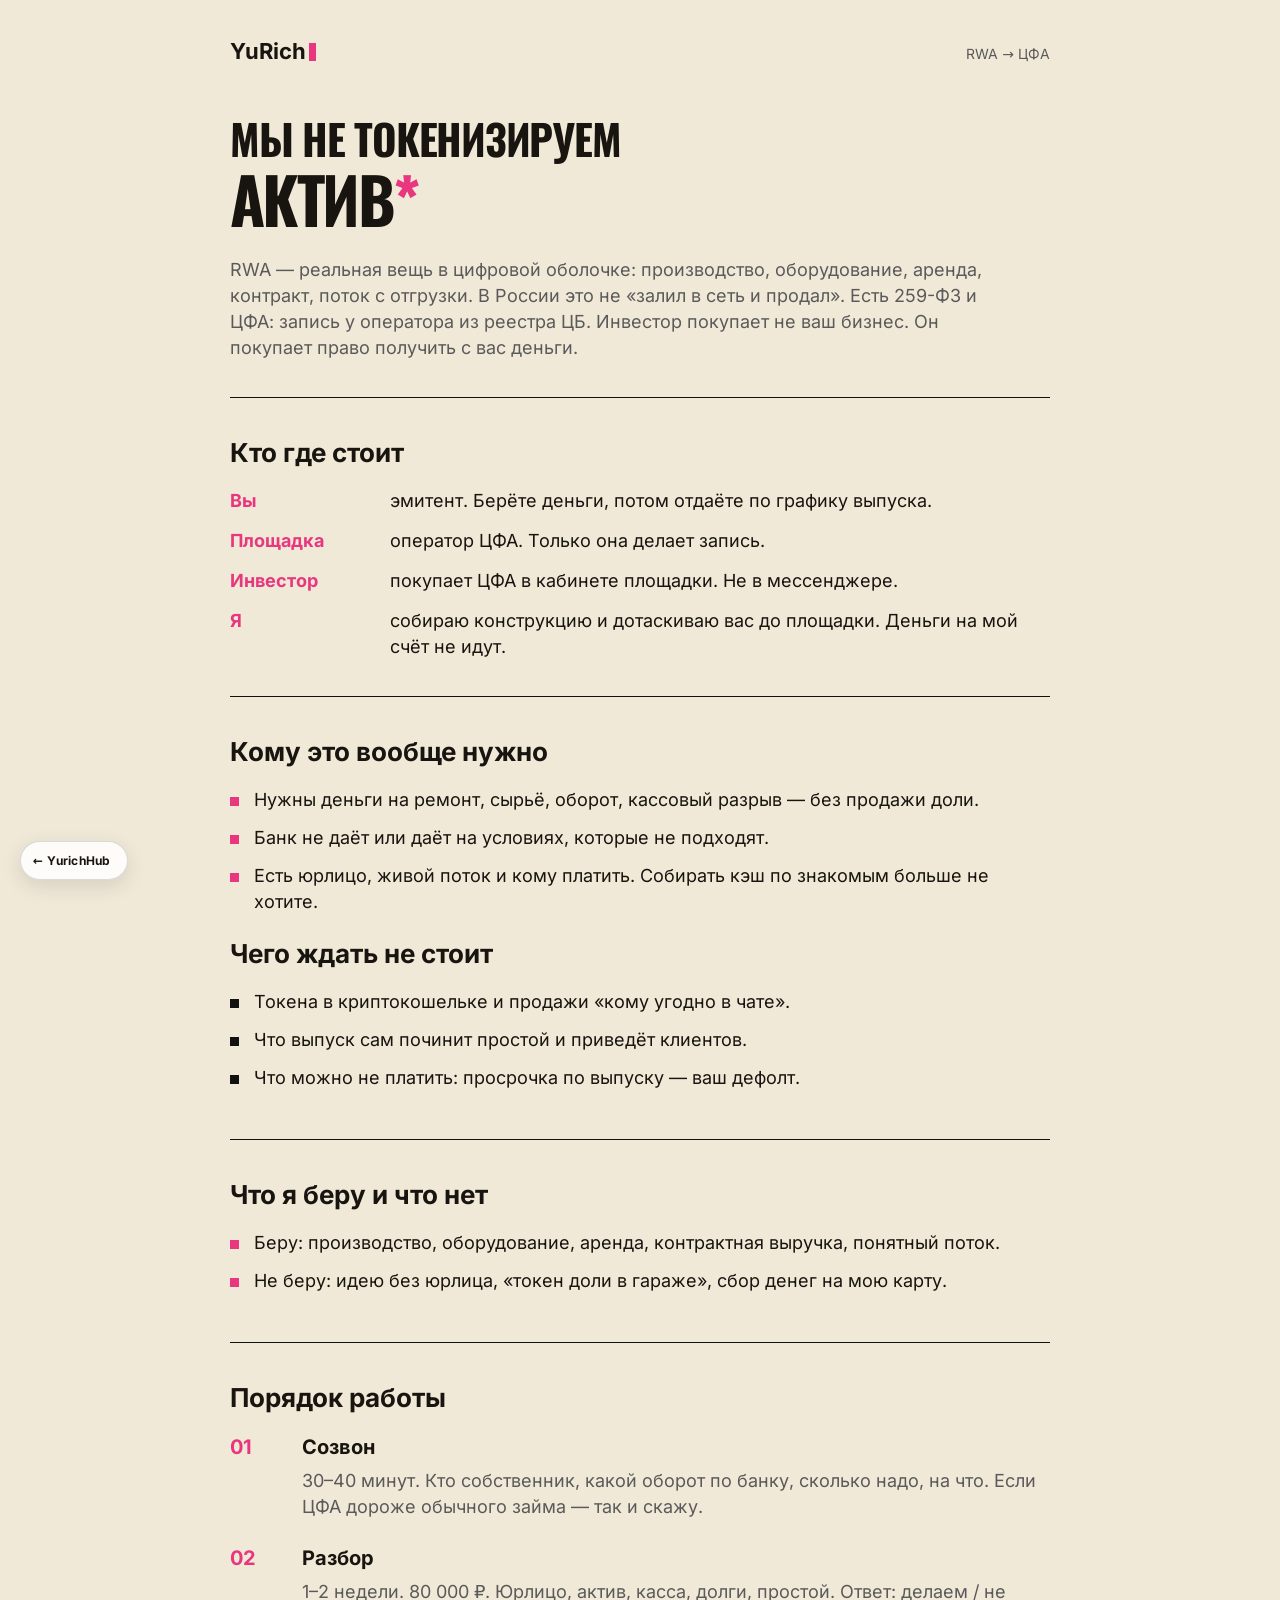
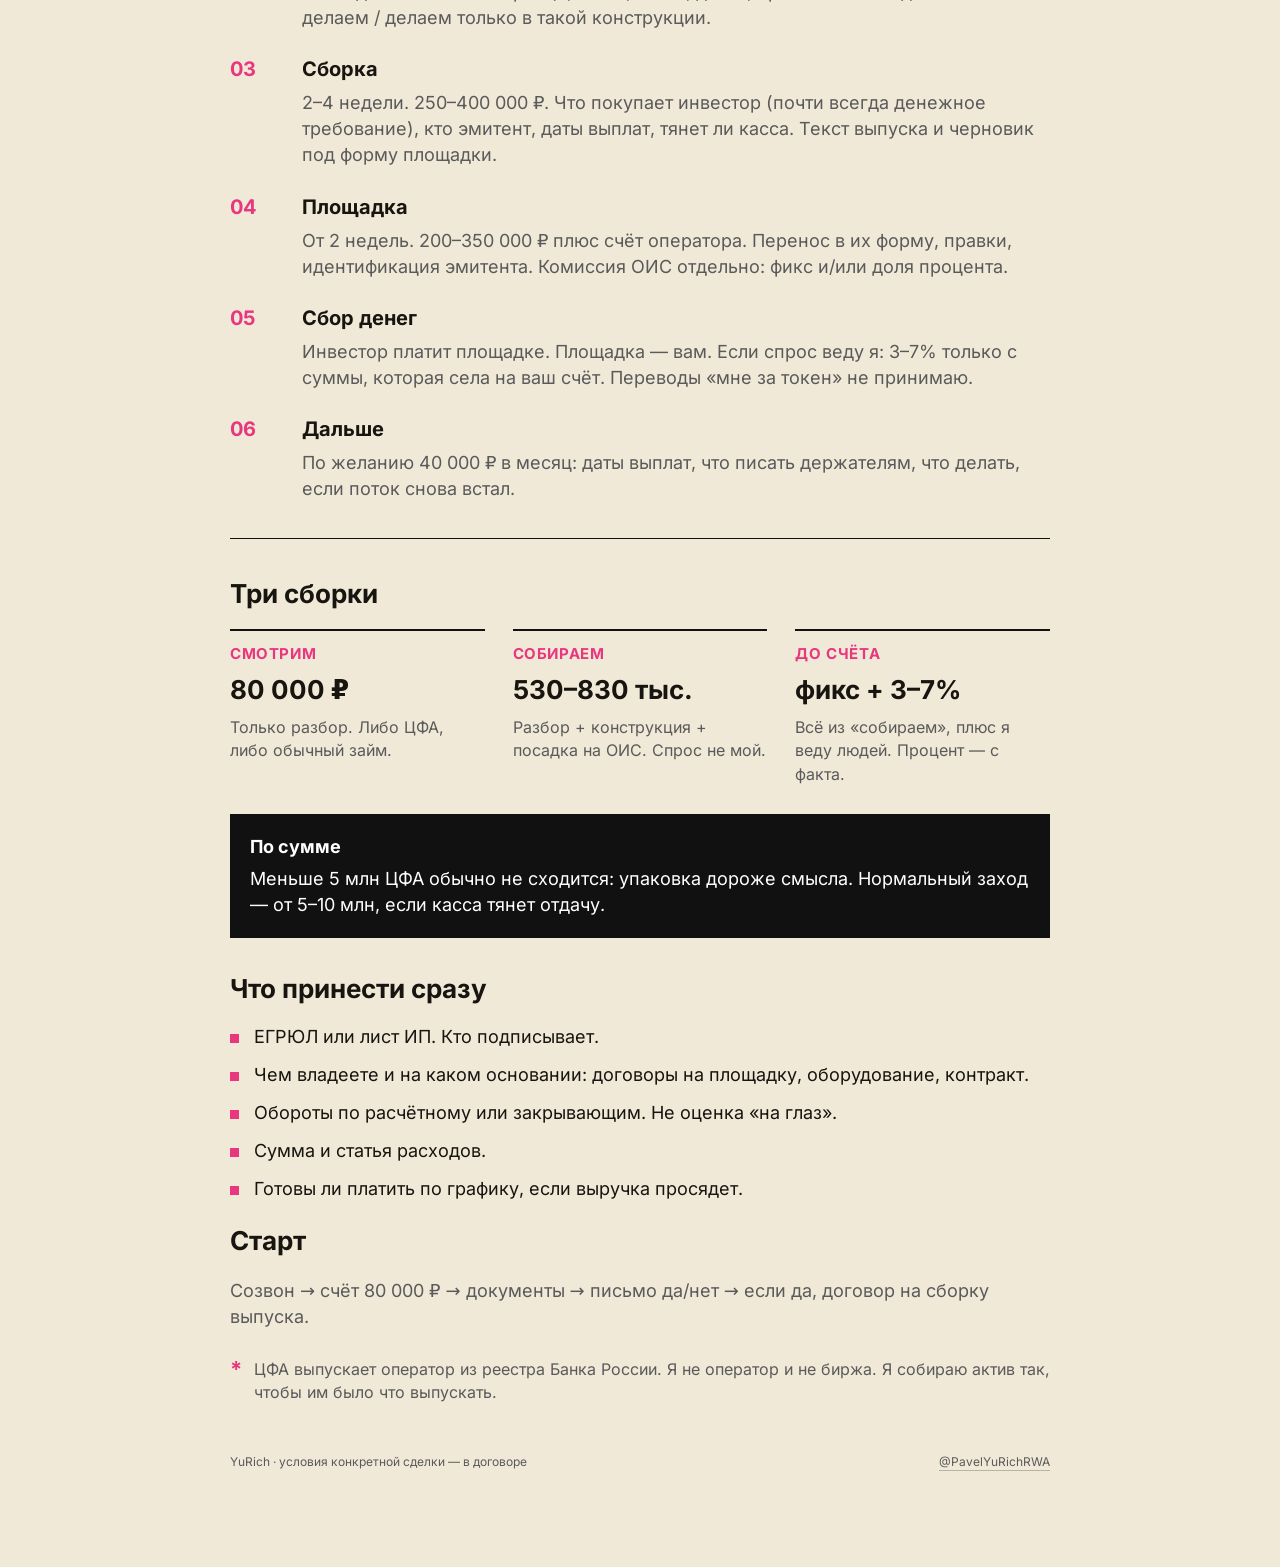
<file: cfa.html>
<!DOCTYPE html>
<html lang="ru">
<head>
<meta charset="UTF-8">
<meta name="viewport" content="width=device-width, initial-scale=1">
<title>YuRich — сборка выпуска ЦФА под площадку · RWA-услуги</title>
<meta name="description" content="Сборка выпуска ЦФА под площадку: созвон, разбор актива, конструкция, посадка на ОИС. YuRich — не оператор и не биржа.">
<meta property="og:type" content="website">
<meta property="og:locale" content="ru_RU">
<meta property="og:url" content="https://yurich-citycode.github.io/YuRichHUB/cfa.html">
<meta property="og:title" content="YuRich — RWA / ЦФА">
<meta property="og:description" content="Сборка выпуска ЦФА под площадку: созвон, разбор актива, конструкция, посадка на ОИС. YuRich — не оператор и не биржа.">
<meta property="og:image" content="https://yurich-citycode.github.io/YuRichHUB/cfapreview.jpg">
<meta property="og:image:width" content="1200">
<meta property="og:image:height" content="630">
<meta name="twitter:card" content="summary_large_image">
<meta name="twitter:title" content="YuRich — RWA / ЦФА">
<meta name="twitter:description" content="Сборка выпуска ЦФА под площадку: созвон, разбор актива, конструкция, посадка на ОИС. YuRich — не оператор и не биржа.">
<meta name="twitter:image" content="https://yurich-citycode.github.io/YuRichHUB/cfapreview.jpg">
<meta name="theme-color" content="#f3eee4">
<link rel="icon" href="data:image/svg+xml,%3Csvg xmlns='http://www.w3.org/2000/svg' viewBox='0 0 32 32'%3E%3Crect width='32' height='32' fill='%23f3eee4'/%3E%3Ctext x='16' y='23' font-family='Arial,sans-serif' font-size='20' font-weight='bold' text-anchor='middle' fill='%23111'%3EY%3C/text%3E%3Crect x='22' y='8' width='5' height='5' fill='%23ff2b8a'/%3E%3C/svg%3E">
<link rel="stylesheet" href="fonts/fonts.css">
<style>
  :root{
    --cream:#F1E9D8;
    --ink:#18140F;
    --muted:#5a5a5a;
    --pink:#E8377E;
  }
  *{ box-sizing:border-box; }
  html{ opacity:0; transition:opacity .38s ease; scroll-behavior:smooth; }
  html.page-ready{ opacity:1; }
  html.page-leaving{ opacity:0; pointer-events:none; }

  html,body{ margin:0; background:var(--cream); color:var(--ink); font-family:var(--yh-sans); }
  body{ font-size:18px; line-height:1.45; }

  ::selection{ background:var(--pink); color:#fff; }

  a:focus-visible, button:focus-visible{ outline:2px solid var(--pink); outline-offset:3px; }

  .back-btn{
    position:fixed; left:20px; bottom:20px; z-index:50;
    display:inline-flex; align-items:center; gap:7px;
    font-family:var(--yh-sans); font-size:12px; font-weight:700;
    letter-spacing:.02em; text-decoration:none;
    color:var(--ink); background:rgba(255,255,255,.85);
    backdrop-filter:blur(6px); -webkit-backdrop-filter:blur(6px);
    border:1px solid rgba(17,17,17,.15); border-radius:40px;
    padding:10px 16px 10px 12px;
    box-shadow:0 6px 20px rgba(17,17,17,.12);
    transition:border-color .2s, color .2s, transform .2s, box-shadow .2s;
  }
  .back-btn:hover{ border-color:var(--pink); color:var(--pink); transform:translateY(-2px); box-shadow:0 10px 26px rgba(17,17,17,.16); }
  .back-btn:active{ transform:translateY(0); }

  .page{ max-width:900px; margin:0 auto; padding:36px 40px 96px; }
  header{ display:flex; justify-content:space-between; align-items:baseline; gap:16px; margin-bottom:48px; }
  .logo{ font-weight:700; font-size:22px; letter-spacing:0; text-decoration:none; color:inherit; }
  .logo i{ display:inline-block; width:7px; height:18px; background:var(--pink); margin-left:3px; vertical-align:-2px; }
  .tag{ color:var(--muted); font-size:14px; }

  h1{ font-family:var(--yh-display); font-size:42px; line-height:1.05; letter-spacing:-.03em; margin:0 0 8px; font-weight:700; }
  .glitch{
    font-family:var(--yh-display); font-size:64px; line-height:.95; font-weight:700;
    letter-spacing:-.04em; position:relative; display:inline-block; margin:0 0 28px;
  }
  .star{ color:var(--pink); }

  .lead{ color:var(--muted); font-size:18px; max-width:42em; margin:0 0 36px; }
  hr{ border:0; border-top:1px solid #111; margin:36px 0; }
  h2{ font-size:26px; margin:0 0 16px; letter-spacing:0; }

  .row{ display:grid; grid-template-columns:140px 1fr; gap:12px 20px; margin:0 0 14px; }
  .who{ color:var(--pink); font-weight:700; }

  ul{ margin:0 0 8px; padding:0; list-style:none; }
  ul li{ position:relative; padding:0 0 12px 24px; }
  ul li::before{ content:""; position:absolute; left:0; top:.55em; width:9px; height:9px; background:var(--pink); }
  ul.dark li::before{ background:#111; }

  .step{ display:grid; grid-template-columns:56px 1fr; gap:8px 16px; margin:0 0 24px; }
  .num{ color:var(--pink); font-weight:700; font-size:20px; }
  .step h3{ margin:0 0 6px; font-size:20px; }
  .step p{ margin:0; color:var(--muted); }

  .packs{ display:grid; grid-template-columns:1fr 1fr 1fr; gap:28px; margin:8px 0 28px; }
  .pack{ border-top:2px solid #111; padding-top:12px; }
  .pack small{ display:block; color:var(--pink); font-weight:700; letter-spacing:.04em; margin-bottom:6px; }
  .pack strong{ display:block; font-size:26px; margin-bottom:8px; }
  .pack p{ margin:0; color:var(--muted); font-size:16px; }

  .note{ background:#111; color:#fff; padding:20px; margin:8px 0 32px; }
  .note b{ display:block; margin-bottom:6px; }
  .start{ color:var(--muted); margin-bottom:28px; }

  .foot{ color:var(--muted); font-size:16px; display:flex; gap:12px; align-items:flex-start; }
  .foot .star{ font-size:22px; line-height:1; font-weight:700; }

  footer{ display:flex; justify-content:space-between; flex-wrap:wrap; gap:8px 24px; color:var(--muted); font-size:12px; margin-top:48px; }
  footer a{ color:inherit; text-decoration:none; border-bottom:1px solid rgba(17,17,17,.25); transition:color .2s, border-color .2s; }
  footer a:hover{ color:var(--pink); border-color:var(--pink); }

  @media print{
    .back-btn{ display:none; }
    body{ print-color-adjust:exact; -webkit-print-color-adjust:exact; }
    .page{ padding:16mm; max-width:none; }
    h1{ font-size:34px; }
    .glitch{ font-size:52px; }
  }
  @media (max-width:720px){
    .page{ padding:24px 20px 96px; }
    h1{ font-size:32px; }
    .glitch{ font-size:42px; }
    .row, .step, .packs{ grid-template-columns:1fr; }
  }
  @media (prefers-reduced-motion:reduce){
    html{ opacity:1; transition:none; scroll-behavior:auto; }
  }
</style>
<link rel="canonical" href="https://yurich-citycode.github.io/YuRichHUB/cfa.html">
<script type="application/ld+json">
{"@context": "https://schema.org", "@graph": [{"@type": "Service", "name": "Сборка выпуска ЦФА под площадку", "description": "Сборка выпуска ЦФА под площадку: созвон, разбор актива, конструкция, посадка на ОИС. YuRich — не оператор и не биржа.", "provider": {"@type": "Organization", "name": "YuRich", "url": "https://yurich-citycode.github.io/YuRichHUB/"}, "areaServed": {"@type": "Place", "name": "Крым"}, "inLanguage": "ru"}, {"@type": "BreadcrumbList", "itemListElement": [{"@type": "ListItem", "position": 1, "name": "Главная", "item": "https://yurich-citycode.github.io/YuRichHUB/"}, {"@type": "ListItem", "position": 2, "name": "Сборка ЦФА", "item": "https://yurich-citycode.github.io/YuRichHUB/cfa.html"}]}]}
</script>
<meta name="twitter:card" content="summary_large_image">
<meta name="twitter:title" content="YuRich — сборка выпуска ЦФА под площадку · RWA-услуги">
<meta name="twitter:description" content="Сборка выпуска ЦФА под площадку: созвон, разбор актива, конструкция, посадка на ОИС. YuRich — не оператор и не биржа.">
<meta name="twitter:image" content="https://yurich-citycode.github.io/YuRichHUB/cfapreview.jpg"><link rel="icon" href="favicon.svg" type="image/svg+xml">
<link rel="shortcut icon" href="favicon.ico">
<link rel="apple-touch-icon" href="apple-touch-icon.png">
<noscript><style>html{opacity:1 !important;transition:none}</style></noscript>
</head>
<body>
  <a href="index.html" class="back-btn">← YurichHub</a>
  <div class="page">
    <header>
      <a href="index.html" class="logo">YuRich<i></i></a>
      <div class="tag">RWA → ЦФА</div>
    </header>

    <h1>МЫ НЕ ТОКЕНИЗИРУЕМ</h1>
    <div class="glitch" data-text="АКТИВ"><span>АКТИВ</span><span class="star">*</span></div>

    <p class="lead">
      RWA — реальная вещь в цифровой оболочке: производство, оборудование, аренда, контракт, поток с отгрузки.
      В России это не «залил в сеть и продал». Есть 259-ФЗ и ЦФА: запись у оператора из реестра ЦБ.
      Инвестор покупает не ваш бизнес. Он покупает право получить с вас деньги.
    </p>

    <hr>
    <h2>Кто где стоит</h2>
    <div class="row"><div class="who">Вы</div><div>эмитент. Берёте деньги, потом отдаёте по графику выпуска.</div></div>
    <div class="row"><div class="who">Площадка</div><div>оператор ЦФА. Только она делает запись.</div></div>
    <div class="row"><div class="who">Инвестор</div><div>покупает ЦФА в кабинете площадки. Не в мессенджере.</div></div>
    <div class="row"><div class="who">Я</div><div>собираю конструкцию и дотаскиваю вас до площадки. Деньги на мой счёт не идут.</div></div>

    <hr>
    <h2>Кому это вообще нужно</h2>
    <ul>
      <li>Нужны деньги на ремонт, сырьё, оборот, кассовый разрыв — без продажи доли.</li>
      <li>Банк не даёт или даёт на условиях, которые не подходят.</li>
      <li>Есть юрлицо, живой поток и кому платить. Собирать кэш по знакомым больше не хотите.</li>
    </ul>

    <h2>Чего ждать не стоит</h2>
    <ul class="dark">
      <li>Токена в криптокошельке и продажи «кому угодно в чате».</li>
      <li>Что выпуск сам починит простой и приведёт клиентов.</li>
      <li>Что можно не платить: просрочка по выпуску — ваш дефолт.</li>
    </ul>

    <hr>
    <h2>Что я беру и что нет</h2>
    <ul>
      <li>Беру: производство, оборудование, аренда, контрактная выручка, понятный поток.</li>
      <li>Не беру: идею без юрлица, «токен доли в гараже», сбор денег на мою карту.</li>
    </ul>

    <hr>
    <h2>Порядок работы</h2>
    <div class="step"><div class="num">01</div><div><h3>Созвон</h3><p>30–40 минут. Кто собственник, какой оборот по банку, сколько надо, на что. Если ЦФА дороже обычного займа — так и скажу.</p></div></div>
    <div class="step"><div class="num">02</div><div><h3>Разбор</h3><p>1–2 недели. 80 000 ₽. Юрлицо, актив, касса, долги, простой. Ответ: делаем / не делаем / делаем только в такой конструкции.</p></div></div>
    <div class="step"><div class="num">03</div><div><h3>Сборка</h3><p>2–4 недели. 250–400 000 ₽. Что покупает инвестор (почти всегда денежное требование), кто эмитент, даты выплат, тянет ли касса. Текст выпуска и черновик под форму площадки.</p></div></div>
    <div class="step"><div class="num">04</div><div><h3>Площадка</h3><p>От 2 недель. 200–350 000 ₽ плюс счёт оператора. Перенос в их форму, правки, идентификация эмитента. Комиссия ОИС отдельно: фикс и/или доля процента.</p></div></div>
    <div class="step"><div class="num">05</div><div><h3>Сбор денег</h3><p>Инвестор платит площадке. Площадка — вам. Если спрос веду я: 3–7% только с суммы, которая села на ваш счёт. Переводы «мне за токен» не принимаю.</p></div></div>
    <div class="step"><div class="num">06</div><div><h3>Дальше</h3><p>По желанию 40 000 ₽ в месяц: даты выплат, что писать держателям, что делать, если поток снова встал.</p></div></div>

    <hr>
    <h2>Три сборки</h2>
    <div class="packs">
      <div class="pack"><small>СМОТРИМ</small><strong>80 000 ₽</strong><p>Только разбор. Либо ЦФА, либо обычный займ.</p></div>
      <div class="pack"><small>СОБИРАЕМ</small><strong>530–830 тыс.</strong><p>Разбор + конструкция + посадка на ОИС. Спрос не мой.</p></div>
      <div class="pack"><small>ДО СЧЁТА</small><strong>фикс + 3–7%</strong><p>Всё из «собираем», плюс я веду людей. Процент — с факта.</p></div>
    </div>

    <div class="note">
      <b>По сумме</b>
      Меньше 5 млн ЦФА обычно не сходится: упаковка дороже смысла. Нормальный заход — от 5–10 млн, если касса тянет отдачу.
    </div>

    <h2>Что принести сразу</h2>
    <ul>
      <li>ЕГРЮЛ или лист ИП. Кто подписывает.</li>
      <li>Чем владеете и на каком основании: договоры на площадку, оборудование, контракт.</li>
      <li>Обороты по расчётному или закрывающим. Не оценка «на глаз».</li>
      <li>Сумма и статья расходов.</li>
      <li>Готовы ли платить по графику, если выручка просядет.</li>
    </ul>

    <h2>Старт</h2>
    <p class="start">Созвон → счёт 80 000 ₽ → документы → письмо да/нет → если да, договор на сборку выпуска.</p>

    <div class="foot">
      <div class="star">*</div>
      <div>ЦФА выпускает оператор из реестра Банка России. Я не оператор и не биржа. Я собираю актив так, чтобы им было что выпускать.</div>
    </div>

    <footer>
      <div>YuRich · условия конкретной сделки — в договоре</div>
      <a href="https://t.me/PavelYuRichRWA" target="_blank" rel="noopener">@PavelYuRichRWA</a>
    </footer>
  </div>

<script>
(function(){
  'use strict';
  var TRANS_MS = 380;
  var reduced = window.matchMedia('(prefers-reduced-motion: reduce)').matches;

  requestAnimationFrame(function(){
    requestAnimationFrame(function(){ document.documentElement.classList.add('page-ready'); });
  });

  document.addEventListener('click', function(e){
    if(e.metaKey || e.ctrlKey || e.shiftKey || e.altKey || e.button !== 0) return;
    var a = e.target.closest('a');
    if(!a) return;
    var href = a.getAttribute('href');
    if(!href) return;
    if(a.target === '_blank' || a.hasAttribute('download')) return;
    if(/^(mailto:|tel:)/i.test(href)) return;
    if(href.charAt(0) === '#') return;
    if(/^https?:\/\//i.test(href) && a.origin !== window.location.origin) return;
    if(reduced) return;
    e.preventDefault();
    document.documentElement.classList.remove('page-ready');
    document.documentElement.classList.add('page-leaving');
    setTimeout(function(){ window.location.href = href; }, TRANS_MS);
  });

  window.addEventListener('pageshow', function(e){
    if(e.persisted){
      document.documentElement.classList.remove('page-leaving');
      document.documentElement.classList.add('page-ready');
    }
  });
})();
</script>
</body>
</html>
</file>
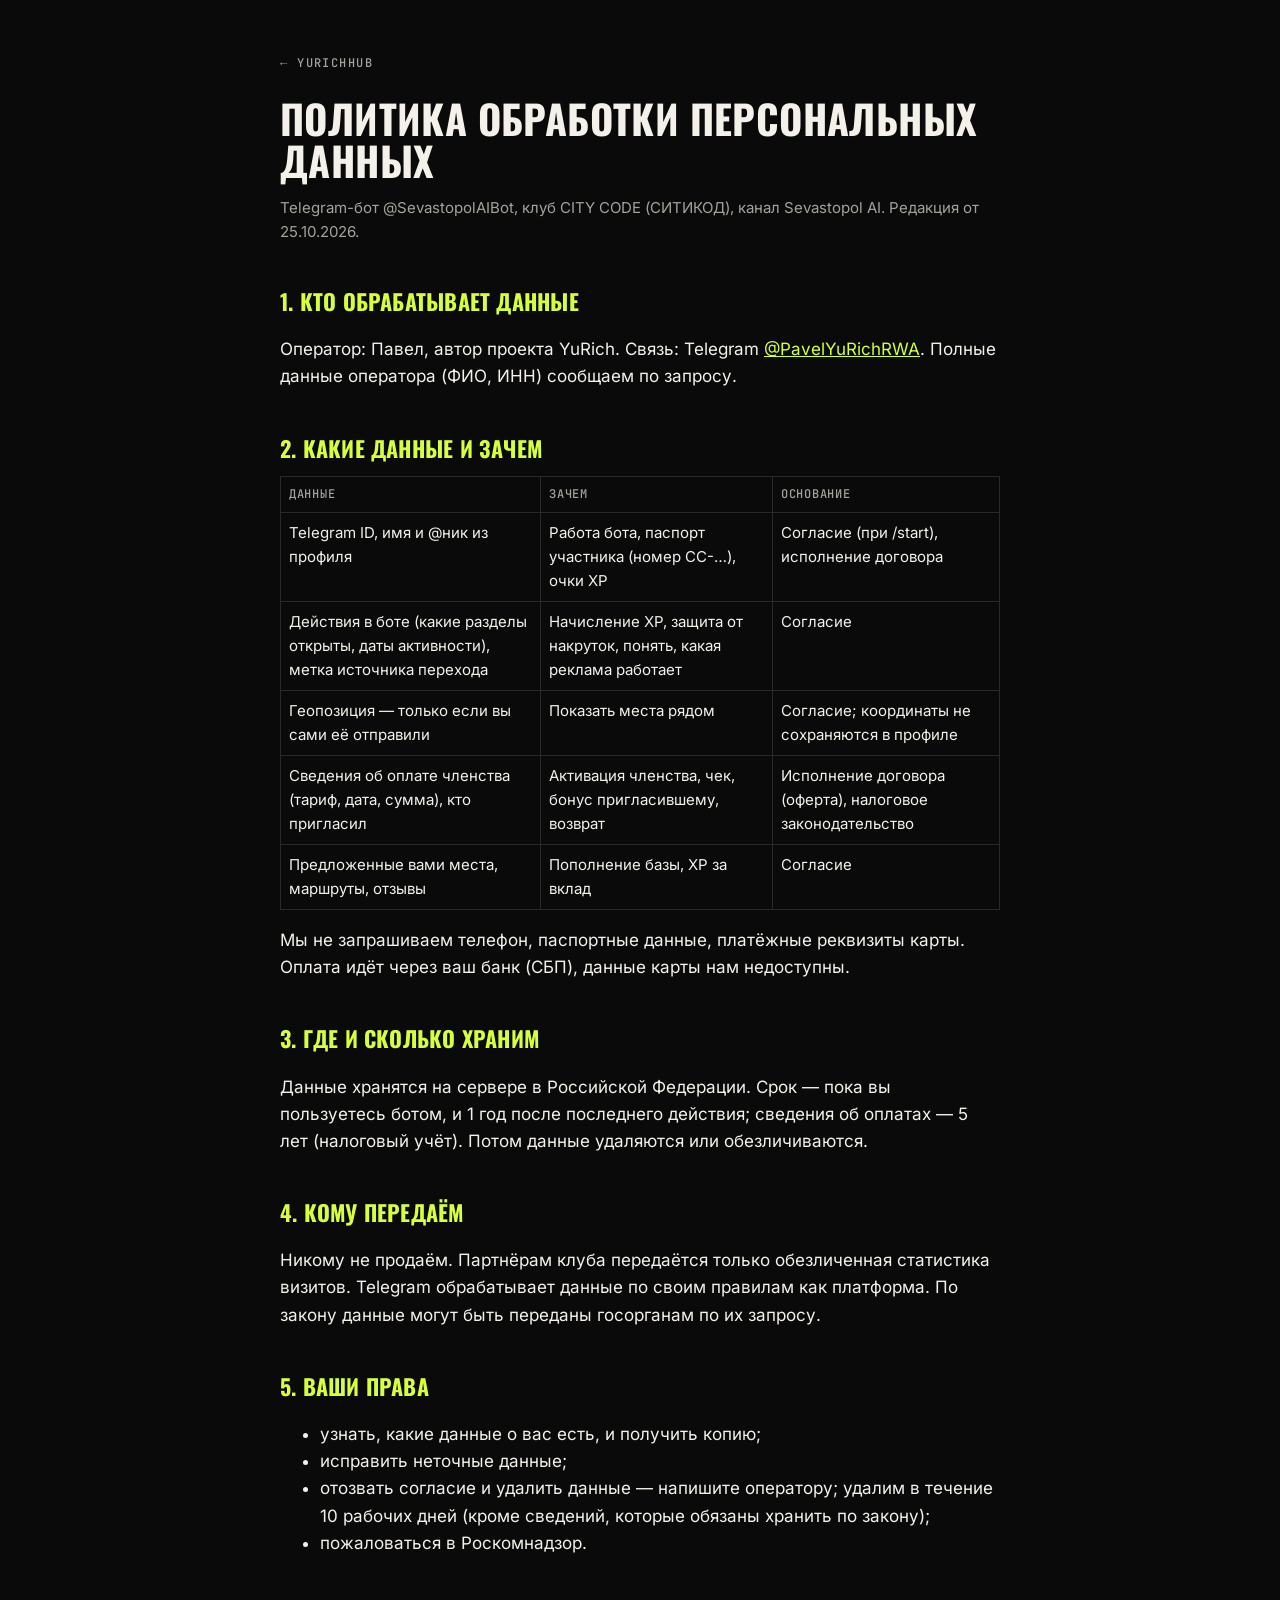
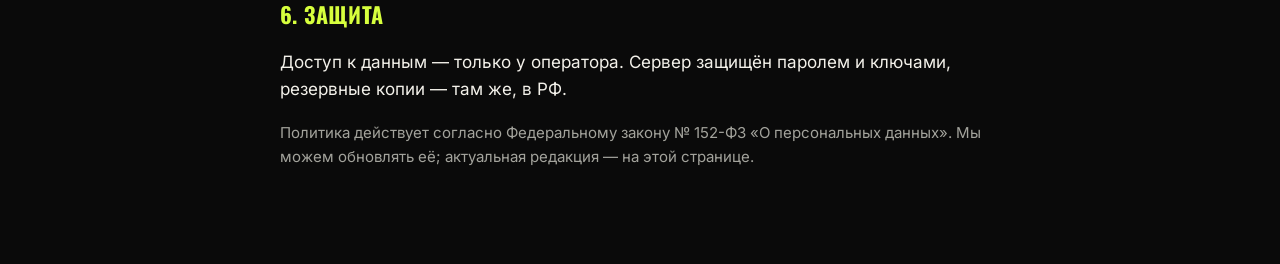
<file: privacy.html>
<!doctype html>
<html lang="ru">
<head>
<meta charset="utf-8">
<meta name="viewport" content="width=device-width,initial-scale=1">
<title>Политика обработки персональных данных · Sevastopol AI · CITY CODE</title>
<meta name="robots" content="index,follow">
<link rel="stylesheet" href="fonts/fonts.css">
<style>
  :root{--bg:#0A0A0A;--ink:#F3F1EA;--dim:#A3A39C;--acc:#D7FF3D;--line:#2A2A28}
  *{box-sizing:border-box} html{-webkit-text-size-adjust:100%}
  body{margin:0;background:var(--bg);color:var(--ink);font:17px/1.6 var(--yh-sans)}
  main{max-width:760px;margin:0 auto;padding:48px 20px 80px}
  h1,h2{font-family:var(--yh-display);font-weight:700;text-transform:uppercase;letter-spacing:.01em}
  h1{font-size:40px;line-height:1.05;margin:0 0 10px} h2{font-size:22px;margin:40px 0 10px;color:var(--acc)}
  th{font-family:var(--yh-mono);font-size:12px;text-transform:uppercase;letter-spacing:.06em;color:var(--dim);font-weight:500}
  p,li{color:var(--ink)} .dim{color:var(--dim);font-size:15px} a{color:var(--acc)}
  table{width:100%;border-collapse:collapse;margin:8px 0;font-size:15px} td,th{border:1px solid var(--line);padding:8px;text-align:left;vertical-align:top}
  @media (max-width:640px){table{display:block;overflow-x:auto;-webkit-overflow-scrolling:touch} h1{font-size:32px}}
  .back{display:inline-block;padding:10px 0;margin:-10px 0 18px;color:var(--dim);text-decoration:none;font:500 12px/1 var(--yh-mono);text-transform:uppercase;letter-spacing:.12em}
  .back:hover{color:var(--acc)}
</style>
<meta name="description" content="Политика обработки персональных данных Sevastopol AI и City Code: какие данные собираются, как используются и как их удалить.">
<link rel="canonical" href="https://yurich-citycode.github.io/YuRichHUB/privacy.html">
<meta property="og:title" content="Политика обработки персональных данных · YuRichHub">
<meta property="og:description" content="Политика обработки персональных данных Sevastopol AI и City Code: какие данные собираются, как используются и как их удалить.">
<meta property="og:image" content="https://yurich-citycode.github.io/YuRichHUB/yurichhub.jpg">
<meta property="og:url" content="https://yurich-citycode.github.io/YuRichHUB/privacy.html">
<meta property="og:type" content="website">
<meta property="og:locale" content="ru_RU"><script type="application/ld+json">
{"@context": "https://schema.org", "@graph": [{"@type": "BreadcrumbList", "itemListElement": [{"@type": "ListItem", "position": 1, "name": "Главная", "item": "https://yurich-citycode.github.io/YuRichHUB/"}, {"@type": "ListItem", "position": 2, "name": "Персональные данные", "item": "https://yurich-citycode.github.io/YuRichHUB/privacy.html"}]}]}
</script>
<meta name="twitter:card" content="summary_large_image">
<meta name="twitter:title" content="Политика обработки персональных данных · YuRichHub">
<meta name="twitter:description" content="Политика обработки персональных данных Sevastopol AI и City Code: какие данные собираются, как используются и как их удалить.">
<meta name="twitter:image" content="https://yurich-citycode.github.io/YuRichHUB/yurichhub.jpg"><link rel="icon" href="favicon.svg" type="image/svg+xml">
<link rel="shortcut icon" href="favicon.ico">
<link rel="apple-touch-icon" href="apple-touch-icon.png">
</head>
<body>
<main>
<a class="back" href="index.html">← YurichHub</a>
<h1>Политика обработки персональных данных</h1>
<p class="dim">Telegram-бот @SevastopolAIBot, клуб CITY CODE (СИТИКОД), канал Sevastopol AI. Редакция от <!--ДАТА-->25.10.2026<!--/ДАТА-->.</p>

<h2>1. Кто обрабатывает данные</h2>
<p>Оператор: <!--ОПЕРАТОР-->Павел, автор проекта YuRich<!--/ОПЕРАТОР-->. Связь: Telegram <a href="https://t.me/PavelYuRichRWA">@PavelYuRichRWA</a>. Полные данные оператора (ФИО, ИНН) сообщаем по запросу.</p>

<h2>2. Какие данные и зачем</h2>
<table>
<tr><th>Данные</th><th>Зачем</th><th>Основание</th></tr>
<tr><td>Telegram ID, имя и @ник из профиля</td><td>Работа бота, паспорт участника (номер CC-…), очки XP</td><td>Согласие (при /start), исполнение договора</td></tr>
<tr><td>Действия в боте (какие разделы открыты, даты активности), метка источника перехода</td><td>Начисление XP, защита от накруток, понять, какая реклама работает</td><td>Согласие</td></tr>
<tr><td>Геопозиция — только если вы сами её отправили</td><td>Показать места рядом</td><td>Согласие; координаты не сохраняются в профиле</td></tr>
<tr><td>Сведения об оплате членства (тариф, дата, сумма), кто пригласил</td><td>Активация членства, чек, бонус пригласившему, возврат</td><td>Исполнение договора (оферта), налоговое законодательство</td></tr>
<tr><td>Предложенные вами места, маршруты, отзывы</td><td>Пополнение базы, XP за вклад</td><td>Согласие</td></tr>
</table>
<p>Мы не запрашиваем телефон, паспортные данные, платёжные реквизиты карты. Оплата идёт через ваш банк (СБП), данные карты нам недоступны.</p>

<h2>3. Где и сколько храним</h2>
<p>Данные хранятся на сервере в Российской Федерации. Срок — пока вы пользуетесь ботом, и 1 год после последнего действия; сведения об оплатах — 5 лет (налоговый учёт). Потом данные удаляются или обезличиваются.</p>

<h2>4. Кому передаём</h2>
<p>Никому не продаём. Партнёрам клуба передаётся только обезличенная статистика визитов. Telegram обрабатывает данные по своим правилам как платформа. По закону данные могут быть переданы госорганам по их запросу.</p>

<h2>5. Ваши права</h2>
<ul>
<li>узнать, какие данные о вас есть, и получить копию;</li>
<li>исправить неточные данные;</li>
<li>отозвать согласие и удалить данные — напишите оператору; удалим в течение 10 рабочих дней (кроме сведений, которые обязаны хранить по закону);</li>
<li>пожаловаться в Роскомнадзор.</li>
</ul>

<h2>6. Защита</h2>
<p>Доступ к данным — только у оператора. Сервер защищён паролем и ключами, резервные копии — там же, в РФ.</p>

<p class="dim">Политика действует согласно Федеральному закону № 152-ФЗ «О персональных данных». Мы можем обновлять её; актуальная редакция — на этой странице.</p>
</main>
</body>
</html>
</file>
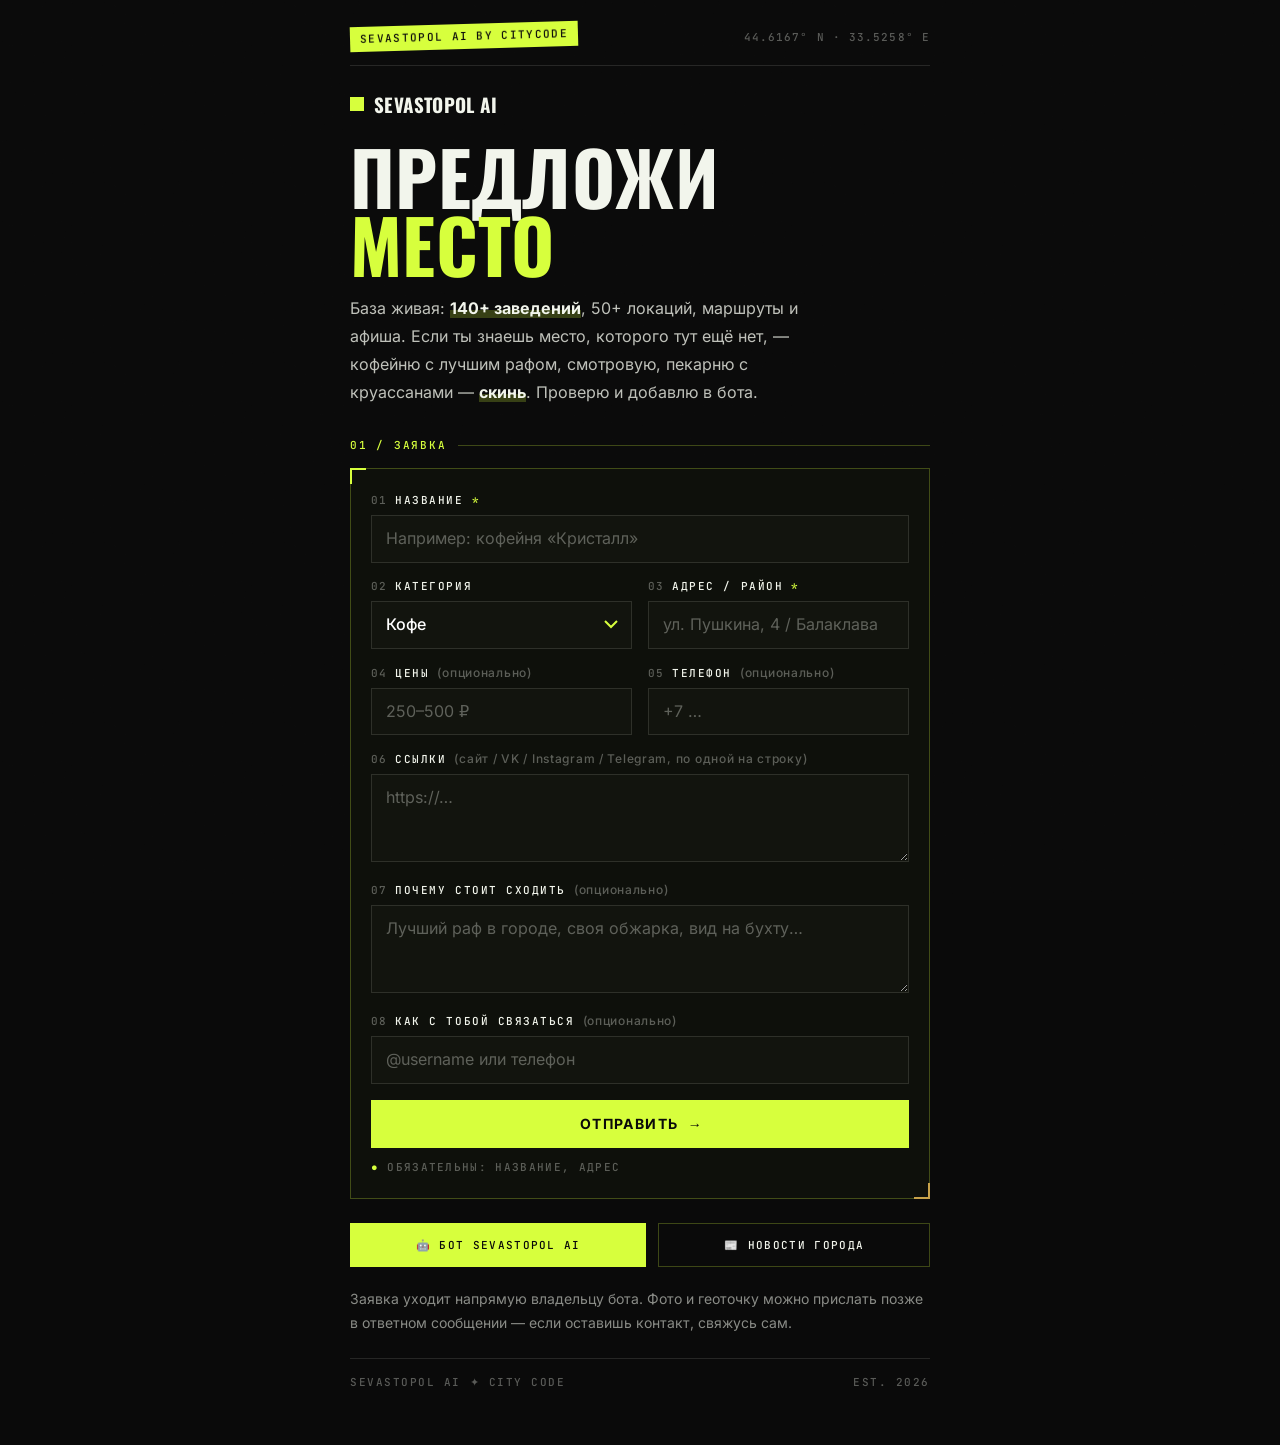
<file: suggest.html>
<!DOCTYPE html>
<html lang="ru">
<head>
<meta charset="UTF-8">
<meta name="viewport" content="width=device-width, initial-scale=1">
<meta name="theme-color" content="#0A0A0A">
<title>Предложи место — Sevastopol AI</title>
<meta name="description" content="Знаешь место в Севастополе, которого нет в боте? Скинь — добавим в базу.">
<link rel="icon" href="data:image/svg+xml,%3Csvg xmlns='http://www.w3.org/2000/svg' viewBox='0 0 32 32'%3E%3Crect width='32' height='32' fill='%230A0A0A'/%3E%3Crect x='1' y='1' width='30' height='30' fill='none' stroke='%23D7FF3D' stroke-width='1'/%3E%3Ctext x='16' y='23' font-family='Arial,sans-serif' font-size='18' font-weight='bold' text-anchor='middle' fill='%23D7FF3D'%3ES%3C/text%3E%3C/svg%3E">
<link rel="stylesheet" href="fonts/fonts.css">
<style>
  /* ============ CITY CODE TOKENS ============ */
  :root{
    color-scheme:dark;
    --bg:#0A0A0A;            /* фон страницы */
    --card:#12140E;          /* карточки / поля ввода */
    --panel:#0E100B;         /* панель формы — на тон темнее карточки, чтобы поля читались */
    --lime:#D7FF3D;          /* основной акцент */
    --gold:#C8A24A;          /* свет/детали */
    --ink:#F2F5EC;           /* текст */
    --muted:rgba(242,245,236,.55);
    --dim:rgba(242,245,236,.34);
    --line:rgba(215,255,61,.25);   /* тонкие рамки */
    --line-soft:rgba(242,245,236,.12);
    --font-display:var(--yh-display);
    --font-sans:var(--yh-sans);
    --font-mono:var(--yh-mono);
  }

  *{ box-sizing:border-box; }
  html,body{ margin:0; padding:0; }
  html{ -webkit-text-size-adjust:100%; scroll-behavior:smooth; }

  body{
    min-height:100vh;
    color:var(--ink);
    font-family:var(--font-sans);
    -webkit-font-smoothing:antialiased;
    /* Такой же спокойный тёмный фон с лёгкой текстурой, как на главной */
    background:var(--bg);
    position:relative;
    overflow-x:hidden;
  }
  /* Едва заметное зерно вместо сетки и точек */
  body::before{
    content:"";
    position:fixed; inset:0; z-index:0; pointer-events:none;
    opacity:.4; mix-blend-mode:overlay;
    background-image:url("data:image/svg+xml;utf8,<svg xmlns='http://www.w3.org/2000/svg' width='180' height='180'><filter id='n'><feTurbulence type='fractalNoise' baseFrequency='0.9' numOctaves='2' stitchTiles='stitch'/><feColorMatrix type='saturate' values='0'/></filter><rect width='100%25' height='100%25' filter='url(%23n)' opacity='0.5'/></svg>");
    background-size:180px 180px;
  }

  ::selection{ background:var(--lime); color:#0A0A0A; }
  a,button{ touch-action:manipulation; -webkit-tap-highlight-color:transparent; }
  a:focus-visible,button:focus-visible,input:focus-visible,select:focus-visible,textarea:focus-visible{
    outline:1px solid var(--lime); outline-offset:2px;
  }

  .mono{
    font-family:var(--font-mono);
    text-transform:uppercase;
    letter-spacing:.14em;
    font-size:11px;
    font-weight:500;
  }

  .wrap{
    position:relative; z-index:1;
    max-width:620px; margin:0 auto;
    padding:24px 20px 56px;
  }

  /* ============ ШАПКА ============ */
  .top{
    display:flex; align-items:center; justify-content:space-between;
    gap:12px; flex-wrap:wrap;
    padding-bottom:16px; margin-bottom:24px;
    border-bottom:1px solid var(--line-soft);
  }
  /* бирка: лаймовый прямоугольник + чёрный моно-текст */
  .tag{
    display:inline-block;
    background:var(--lime); color:#0A0A0A;
    font-family:var(--font-mono); font-weight:700;
    font-size:11px; letter-spacing:.12em; text-transform:uppercase;
    padding:6px 10px; line-height:1.2;
    transform:rotate(-1.6deg);
  }
  .top .coord{ color:var(--dim); font-variant-numeric:tabular-nums; letter-spacing:.1em; }
  .brand{
    display:flex; align-items:center; gap:10px;
    margin-bottom:24px;
  }
  .brand .sq{ width:14px; height:14px; background:var(--lime); flex:0 0 auto; }
  .brand .name{
    font-family:var(--font-display);
    font-size:19px; letter-spacing:.02em; text-transform:uppercase;
    color:var(--ink);
  }
  .brand .ver{ color:var(--dim); }

  /* ============ ЗАГОЛОВОК ============ */
  h1{
    font-family:var(--font-display);
    font-size:clamp(42px,11.5vw,74px);
    line-height:.92;
    text-transform:uppercase;
    letter-spacing:.005em;
    margin:0 0 16px;
  }
  h1 em{
    font-style:normal; color:var(--lime);
  }
  .lead{
    font-size:16px; line-height:1.75;
    color:rgba(242,245,236,.78);
    max-width:50ch;
    margin:0 0 32px;
  }
  .lead b{
    color:var(--ink); font-weight:700;
    box-shadow:inset 0 -.5em 0 rgba(215,255,61,.22);
  }

  /* ============ НУМЕРАЦИЯ СЕКЦИЙ ============ */
  .sec-head{
    display:flex; align-items:center; gap:12px;
    margin:0 0 16px;
  }
  .sec-head .num{
    color:var(--lime); font-weight:700; letter-spacing:.16em;
    white-space:nowrap;
  }
  .sec-head .rule{ flex:1 1 auto; height:1px; background:var(--line); }
  .sec-head .meta{ color:var(--dim); letter-spacing:.1em; white-space:nowrap; }
  /* нумерация секции внутри карточки (экран успеха) */
  .sec-head.in-card{ margin:-4px 0 24px; }

  /* ============ ФОРМА ============ */
  form{
    position:relative;
    background:var(--panel);
    border:1px solid var(--line);
    padding:24px 20px;
  }
  /* уголки-метки как в City Code */
  form::before,form::after{
    content:""; position:absolute; width:14px; height:14px; pointer-events:none;
  }
  form::before{ top:-1px; left:-1px; border-top:2px solid var(--lime); border-left:2px solid var(--lime); }
  form::after{ bottom:-1px; right:-1px; border-bottom:2px solid var(--gold); border-right:2px solid var(--gold); }

  .f{ margin-bottom:16px; }
  .f label{
    display:flex; align-items:baseline; gap:8px; flex-wrap:wrap;
    font-family:var(--font-mono);
    font-size:11px; font-weight:500;
    text-transform:uppercase; letter-spacing:.14em;
    color:var(--ink);
    margin-bottom:8px;
  }
  .f label .idx{ color:var(--dim); letter-spacing:.1em; }
  .f label .req{ color:var(--lime); font-weight:700; }
  .f label .opt{
    color:var(--dim); letter-spacing:.06em; text-transform:none;
    font-family:var(--font-sans); font-size:12px; font-weight:500;
  }

  .f input,.f select,.f textarea{
    width:100%;
    background:var(--card);
    border:1px solid var(--line-soft);
    border-radius:0;
    padding:12px 14px;
    font:500 16px/1.35 var(--font-sans);
    color:#FFFFFF;
    accent-color:var(--lime);
    -webkit-appearance:none; appearance:none;
    transition:border-color .18s ease, box-shadow .18s ease, background-color .18s ease;
  }
  .f textarea{ min-height:88px; resize:vertical; font-weight:400; }
  .f input::placeholder,.f textarea::placeholder{ color:var(--dim); font-weight:400; }
  .f input:hover,.f select:hover,.f textarea:hover{ border-color:rgba(215,255,61,.4); }
  .f input:focus,.f select:focus,.f textarea:focus{
    outline:none;
    border-color:var(--lime);
    background:#151810;
    box-shadow:0 0 0 1px rgba(215,255,61,.5);
  }
  .f select{
    color:#FFFFFF;
    background-image:url("data:image/svg+xml;utf8,<svg xmlns='http://www.w3.org/2000/svg' width='14' height='9'><path d='M1 1l6 6 6-6' stroke='%23D7FF3D' stroke-width='2' fill='none'/></svg>");
    background-repeat:no-repeat;
    background-position:right 13px center;
    padding-right:38px;
  }
  .f select option{ background:#12140E; color:#F2F5EC; }
  .f input[type="checkbox"]{
    width:auto; accent-color:var(--lime);
  }

  .row{ display:flex; gap:16px; }
  .row .f{ flex:1 1 0; min-width:0; }

  .hint{ color:var(--dim); font-size:12px; line-height:1.5; margin-top:8px; }

  .submit{
    width:100%;
    margin-top:8px;
    display:flex; align-items:center; justify-content:center; gap:12px;
    background:var(--lime);
    border:1px solid var(--lime);
    color:#0A0A0A;
    font:700 14px/1 var(--font-sans);
    text-transform:uppercase; letter-spacing:.1em;
    padding:16px 20px;
    cursor:pointer;
    transition:background-color .18s ease,border-color .18s ease,color .18s ease,box-shadow .18s ease,transform .1s ease;
  }
  /* стрелка — псевдоэлемент: JS меняет только текст кнопки, она остаётся на месте */
  .submit::after{
    content:"→";
    font-family:var(--font-mono); font-weight:700; font-size:14px;
    transition:transform .18s ease;
  }
  .submit:hover{
    background:var(--lime); border-color:var(--lime); color:#0A0A0A;
    box-shadow:4px 4px 0 rgba(242,245,236,.20); transform:translate(-2px,-2px);
  }
  .submit:hover::after{ transform:translateX(4px); }
  .submit:active{ transform:translateY(1px); box-shadow:none; }
  .submit:disabled{ opacity:.5; cursor:progress; box-shadow:none; }

  .submit-meta{
    display:flex; justify-content:space-between; gap:12px; flex-wrap:wrap;
    margin-top:12px; color:var(--dim); letter-spacing:.12em;
  }
  .submit-meta .ok{ color:var(--lime); }

  /* ============ ЭКРАН УСПЕХА ============ */
  .success{
    display:none;
    position:relative;
    background:var(--card);
    border:1px solid var(--lime);
    padding:32px 24px 24px;
    text-align:center;
  }
  .success .mark{
    display:inline-flex; align-items:center; justify-content:center;
    width:64px; height:64px;
    border:1px solid var(--lime); border-radius:50%;
    background:var(--lime); color:#0A0A0A;
    font-size:30px; font-weight:700;
    margin-bottom:16px;
  }
  .success h2{
    font-family:var(--font-display);
    font-size:clamp(26px,7vw,36px);
    line-height:1; text-transform:uppercase;
    color:var(--ink);
    margin:0 0 12px;
  }
  .success .status{
    display:inline-block; color:var(--lime);
    border:1px solid var(--line); padding:6px 12px;
    margin-bottom:16px; letter-spacing:.16em;
  }
  .success p{
    font-size:14px; line-height:1.7; color:var(--muted);
    margin:0 auto 20px; max-width:40ch;
  }
  .success .again{
    width:100%;
    background:transparent; border:1px solid var(--line);
    color:var(--lime);
    font-family:var(--font-mono); font-size:12px; font-weight:700;
    text-transform:uppercase; letter-spacing:.14em;
    padding:16px; cursor:pointer;
    transition:background-color .18s ease,border-color .18s ease,color .18s ease;
  }
  .success .again:hover{ background:rgba(242,245,236,.06); border-color:rgba(242,245,236,.35); color:var(--lime); }

  /* ============ РЕЗЕРВНЫЙ РЕЖИМ (скопировать текст в бота) ============ */
  .errorbox{
    display:none;
    margin-top:16px;
    background:var(--card);
    border:1px solid var(--line-soft);
    padding:20px;
  }
  .errorbox h3{
    font-family:var(--font-display);
    font-size:19px; text-transform:uppercase; letter-spacing:.01em;
    color:var(--ink);
    margin:0 0 6px;
  }
  .errorbox .badge{
    display:inline-block; color:var(--dim);
    border:1px solid var(--line-soft); padding:4px 8px;
    margin-bottom:12px; letter-spacing:.16em;
  }
  .errorbox p{
    font-size:14px; line-height:1.7; color:var(--muted);
    margin:0 0 16px;
  }
  .errorbox p a{ color:var(--lime); text-decoration:none; border-bottom:1px solid var(--line); }
  .errorbox p a:hover{ border-color:var(--lime); }
  .errorbox textarea{
    width:100%; min-height:150px;
    background:var(--panel);
    border:1px solid var(--line-soft);
    border-radius:0;
    color:var(--ink);
    font:400 13px/1.6 var(--font-mono);
    padding:12px; resize:vertical;
  }
  .errorbox textarea:focus{
    outline:none; border-color:var(--lime);
    box-shadow:0 0 0 1px rgba(215,255,61,.5);
  }
  .errorbox .copybtn{
    width:100%; margin-top:12px;
    background:transparent; border:1px solid var(--lime);
    color:var(--lime);
    font-family:var(--font-mono); font-size:12px; font-weight:700;
    text-transform:uppercase; letter-spacing:.14em;
    padding:16px; cursor:pointer;
    transition:background-color .18s ease,border-color .18s ease,color .18s ease;
  }
  .errorbox .copybtn:hover{ background:rgba(242,245,236,.06); border-color:rgba(242,245,236,.35); color:var(--lime); }

  /* ============ ФУТЕР ============ */
  .foot{
    margin-top:24px;
    display:flex; flex-wrap:wrap; gap:12px;
  }
  .foot a{
    flex:1 1 auto; text-align:center;
    font-family:var(--font-mono); font-size:11px; font-weight:700;
    letter-spacing:.12em; text-transform:uppercase;
    color:var(--ink); text-decoration:none;
    border:1px solid var(--line);
    padding:14px 16px;
    transition:color .18s ease,border-color .18s ease,background-color .18s ease,transform .15s ease;
  }
  .foot a:hover{ color:var(--lime); border-color:var(--lime); transform:translateY(-2px); }
  .foot a.primary{
    background:var(--lime); border-color:var(--lime); color:#0A0A0A;
  }
  .foot a.primary:hover{ background:var(--lime); border-color:var(--lime); color:#0A0A0A; box-shadow:4px 4px 0 rgba(242,245,236,.20); }

  .note{
    margin-top:20px; color:var(--muted);
    font-size:14px; line-height:1.7;
  }
  .sysline{
    margin-top:24px; padding-top:16px;
    border-top:1px solid var(--line-soft);
    display:flex; justify-content:space-between; gap:12px; flex-wrap:wrap;
    color:var(--dim); letter-spacing:.14em;
  }

  /* ============ МОБИЛЬНАЯ АДАПТИВНОСТЬ ============ */
  @media (max-width:560px){
    .wrap{ padding:20px 16px 48px; }
    .row{ display:block; }
    .row .f{ width:100%; }
    form{ padding:20px 16px; }
    .top .coord{ display:none; }
    .brand{ margin-bottom:18px; }
    .lead{ font-size:16px; }
    .f input,.f select,.f textarea{ font-size:16px; padding:14px 12px; }
    .submit{ padding:16px; font-size:14px; letter-spacing:.08em; }
    .foot a{ flex:1 1 100%; }
    .sec-head .meta{ display:none; }
  }
  @media (max-width:360px){
    h1{ font-size:38px; }
    .tag{ font-size:10px; letter-spacing:.08em; }
  }
  @media (prefers-reduced-motion:reduce){
    html{ scroll-behavior:auto; }
    *{ transition-duration:.01ms !important; animation-duration:.01ms !important; }
  }
</style>
<link rel="canonical" href="https://yurich-citycode.github.io/YuRichHUB/suggest.html">
<meta property="og:title" content="Предложи место — Sevastopol AI">
<meta property="og:description" content="Знаешь место в Севастополе, которого нет в боте? Скинь — добавим в базу.">
<meta property="og:image" content="https://yurich-citycode.github.io/YuRichHUB/ai-screen.jpg">
<meta property="og:url" content="https://yurich-citycode.github.io/YuRichHUB/suggest.html">
<meta property="og:type" content="website">
<meta property="og:locale" content="ru_RU"><script type="application/ld+json">
{"@context": "https://schema.org", "@graph": [{"@type": "BreadcrumbList", "itemListElement": [{"@type": "ListItem", "position": 1, "name": "Главная", "item": "https://yurich-citycode.github.io/YuRichHUB/"}, {"@type": "ListItem", "position": 2, "name": "Предложить место", "item": "https://yurich-citycode.github.io/YuRichHUB/suggest.html"}]}]}
</script>
<meta name="twitter:card" content="summary_large_image">
<meta name="twitter:title" content="Предложи место — Sevastopol AI">
<meta name="twitter:description" content="Знаешь место в Севастополе, которого нет в боте? Скинь — добавим в базу.">
<meta name="twitter:image" content="https://yurich-citycode.github.io/YuRichHUB/ai-screen.jpg"><link rel="icon" href="favicon.svg" type="image/svg+xml">
<link rel="shortcut icon" href="favicon.ico">
<link rel="apple-touch-icon" href="apple-touch-icon.png">
</head>
<body>
<div class="wrap">

  <div class="top">
    <span class="tag">SEVASTOPOL AI by CityCode</span>
    <span class="coord mono">44.6167° N · 33.5258° E</span>
  </div>

  <div class="brand">
    <div class="sq"></div>
    <div class="name">SEVASTOPOL AI</div>
  </div>

  <h1>Предложи<br><em>место</em></h1>
  <p class="lead">
    База живая: <b>140+ заведений</b>, 50+ локаций, маршруты и афиша.
    Если ты знаешь место, которого тут ещё нет, — кофейню с лучшим рафом,
    смотровую, пекарню с круассанами — <b>скинь</b>.
    Проверю и добавлю в бота.
  </p>

  <div class="sec-head">
    <span class="num mono">01 / ЗАЯВКА</span>
    <span class="rule"></span>
  </div>

  <form id="sform" autocomplete="off">
    <div class="f">
      <label for="f_name"><span class="idx">01</span> Название <span class="req">*</span></label>
      <input type="text" id="f_name" maxlength="80" placeholder="Например: кофейня «Кристалл»" required>
    </div>

    <div class="row">
      <div class="f">
        <label for="f_cat"><span class="idx">02</span> Категория</label>
        <select id="f_cat">
          <option>Кофе</option><option>Рестораны</option><option>Кафе</option>
          <option>Пекарни</option><option>Кондитерские</option><option>Доставки</option>
          <option>Пляжи</option><option>Смотровые</option><option>Закаты</option>
          <option>Hidden Gems</option><option>Прогулки</option>
          <option>Достопримечательности</option><option>Музеи</option>
          <option>Маршруты</option><option>Событие</option><option>Другое</option>
        </select>
      </div>
      <div class="f">
        <label for="f_addr"><span class="idx">03</span> Адрес / район <span class="req">*</span></label>
        <input type="text" id="f_addr" maxlength="120" placeholder="ул. Пушкина, 4 / Балаклава" required>
      </div>
    </div>

    <div class="row">
      <div class="f">
        <label for="f_price"><span class="idx">04</span> Цены <span class="opt">(опционально)</span></label>
        <input type="text" id="f_price" maxlength="80" placeholder="250–500 ₽">
      </div>
      <div class="f">
        <label for="f_phone"><span class="idx">05</span> Телефон <span class="opt">(опционально)</span></label>
        <input type="text" id="f_phone" maxlength="30" placeholder="+7 …">
      </div>
    </div>

    <div class="f">
      <label for="f_links"><span class="idx">06</span> Ссылки <span class="opt">(сайт / VK / Instagram / Telegram, по одной на строку)</span></label>
      <textarea id="f_links" maxlength="500" placeholder="https://…"></textarea>
    </div>

    <div class="f">
      <label for="f_desc"><span class="idx">07</span> Почему стоит сходить <span class="opt">(опционально)</span></label>
      <textarea id="f_desc" maxlength="700" placeholder="Лучший раф в городе, своя обжарка, вид на бухту…"></textarea>
    </div>

    <div class="f">
      <label for="f_contact"><span class="idx">08</span> Как с тобой связаться <span class="opt">(опционально)</span></label>
      <input type="text" id="f_contact" maxlength="60" placeholder="@username или телефон">
    </div>

    <button type="submit" class="submit" id="sendbtn">Отправить</button>
    <div class="submit-meta mono">
      <span><span class="ok">●</span> обязательны: название, адрес</span>
    </div>
  </form>

  <!-- показывается после успешной отправки -->
  <div class="success" id="success">
    <div class="sec-head in-card">
      <span class="num mono">02 / ГОТОВО</span>
      <span class="rule"></span>
      <span class="meta mono">POST → TG</span>
    </div>
    <span class="mark">✓</span>
    <h2>Заявка отправлена</h2>
    <span class="status mono">STATUS: OK · ДОСТАВЛЕНО</span>
    <p>Спасибо! 🙌 Проверю и добавлю место в базу — оно появится в боте.</p>
    <button type="button" class="again" id="againbtn">Предложить ещё одно место</button>
  </div>

  <!-- показывается, если сервис недоступен: текст можно скопировать в бот вручную -->
  <div class="errorbox" id="errorbox">
    <span class="badge mono">FALLBACK / РЕЗЕРВНЫЙ РЕЖИМ</span>
    <h3>Не получилось отправить</h3>
    <p>Сервис приёма заявок временно недоступен. Скопируй текст ниже и вставь его в чат с ботом <a href="https://t.me/SevastopolAiBot" target="_blank" rel="noopener">@SevastopolAiBot</a> — заявка всё равно дойдёт.</p>
    <textarea id="readybox" readonly></textarea>
    <button type="button" class="copybtn" id="copybtn">📋 Скопировать текст</button>
  </div>

  <div class="foot">
    <a class="primary" href="https://t.me/SevastopolAiBot" target="_blank" rel="noopener">🤖 Бот Sevastopol AI</a>
    <a href="https://t.me/Sevastopol_AI" target="_blank" rel="noopener">📰 Новости города</a>
  </div>

  <p class="note">
    Заявка уходит напрямую владельцу бота. Фото и геоточку можно прислать позже
    в ответном сообщении — если оставишь контакт, свяжусь сам.
  </p>

  <div class="sysline mono">
    <span>SEVASTOPOL AI ✦ CITY CODE</span>
    <span>EST. 2026</span>
  </div>

</div>

<script>
(function(){
  // АДРЕС МИКРОСЕРВИСА (Cloudflare Worker) — задеплоен, секрет BOT_TOKEN настроен.
  // См. worker/README.md в репозитории. Если сервис станет недоступен,
  // форма сама перейдёт в резервный режим: предложит скопировать текст заявки в бота.
  var WORKER_URL = "https://sevastopol-suggest.web3yurich.workers.dev";

  var form = document.getElementById("sform");
  var success = document.getElementById("success");
  var errorbox = document.getElementById("errorbox");
  var sendbtn = document.getElementById("sendbtn");
  var box = document.getElementById("readybox");

  function v(id){ return document.getElementById(id).value.trim(); }

  function buildPayload(){
    return {
      name: v("f_name"),
      category: v("f_cat"),
      address: v("f_addr"),
      prices: v("f_price"),
      phone: v("f_phone"),
      links: v("f_links"),
      description: v("f_desc"),
      contact: v("f_contact"),
      page: location.origin + location.pathname
    };
  }

  function buildText(p){
    var lines = ["✍️ ПРЕДЛОЖЕНИЕ: новое место",
      "📌 Название: " + p.name,
      "🏷 Категория: " + p.category,
      "📍 Адрес/район: " + p.address
    ];
    if (p.prices)  lines.push("💰 Цены: " + p.prices);
    if (p.phone)   lines.push("📞 Телефон: " + p.phone);
    if (p.links)   lines.push("🔗 Ссылки: " + p.links.split("\n").filter(Boolean).join(" · "));
    if (p.description) lines.push("📝 Описание: " + p.description);
    if (p.contact) lines.push("👤 Связь: " + p.contact);
    return lines.join("\n");
  }

  function showSuccess(){
    form.style.display = "none";
    errorbox.style.display = "none";
    success.style.display = "block";
    success.scrollIntoView({ behavior:"smooth", block:"center" });
  }

  function showError(text){
    box.value = text;
    errorbox.style.display = "block";
    errorbox.scrollIntoView({ behavior:"smooth", block:"center" });
  }

  function copy(t, cb){
    function legacy(){
      box.value = t;
      box.focus();
      box.select();
      try{ document.execCommand("copy"); }catch(e){}
      cb();
    }
    if (navigator.clipboard && navigator.clipboard.writeText){
      navigator.clipboard.writeText(t).then(cb, legacy);
    } else legacy();
  }

  document.getElementById("copybtn").addEventListener("click", function(){
    copy(box.value, function(){
      var b = document.getElementById("copybtn");
      b.textContent = "✓ Скопировано";
      setTimeout(function(){ b.textContent = "📋 Скопировать текст"; }, 1500);
    });
  });

  document.getElementById("againbtn").addEventListener("click", function(){
    form.reset();
    success.style.display = "none";
    form.style.display = "block";
    form.scrollIntoView({ behavior:"smooth", block:"start" });
  });

  var configured = WORKER_URL.indexOf("http") === 0;

  form.addEventListener("submit", function(e){
    e.preventDefault();
    errorbox.style.display = "none";

    var payload = buildPayload();

    // Сервис ещё не настроен — резервный режим: копировать текст в бота.
    if (!configured){
      showError(buildText(payload));
      return;
    }

    sendbtn.disabled = true;
    sendbtn.textContent = "Отправляю…";

    fetch(WORKER_URL, {
      method: "POST",
      headers: { "Content-Type": "application/json" },
      body: JSON.stringify(payload)
    })
    .then(function(res){
      return res.json().catch(function(){ return { ok: res.ok }; });
    })
    .then(function(data){
      if (data && data.ok){ showSuccess(); }
      else { showError(buildText(payload)); }
    })
    .catch(function(){
      showError(buildText(payload));
    })
    .finally(function(){
      sendbtn.disabled = false;
      sendbtn.textContent = "Отправить";
    });
  });
})();
</script>
</body>
</html>
</file>
<file: fonts/fonts.css>
/* Шрифты YurichHub — с кириллицей, лежат на сайте (без Google). Лицензия OFL-1.1.
   Заголовки: Oswald 700 · Текст: Inter · Метки: JetBrains Mono */
@font-face{font-family:'YH Display';font-style:normal;font-weight:100 900;font-display:swap;src:url(oswald-cyrillic-700-normal.woff2) format('woff2');unicode-range:U+0301,U+0400-045F,U+0490-0491,U+04B0-04B1,U+2116}
@font-face{font-family:'YH Display';font-style:normal;font-weight:100 900;font-display:swap;src:url(oswald-latin-700-normal.woff2) format('woff2');unicode-range:U+0000-00FF,U+0131,U+0152-0153,U+02BB-02BC,U+02C6,U+02DA,U+02DC,U+0304,U+0308,U+0329,U+2000-206F,U+20AC,U+2122,U+2191,U+2193,U+2212,U+2215,U+FEFF,U+FFFD}
@font-face{font-family:'YH Sans';font-style:normal;font-weight:100 900;font-display:swap;src:url(inter-cyrillic-wght-normal.woff2) format('woff2-variations'),url(inter-cyrillic-wght-normal.woff2) format('woff2');unicode-range:U+0301,U+0400-045F,U+0490-0491,U+04B0-04B1,U+2116}
@font-face{font-family:'YH Sans';font-style:normal;font-weight:100 900;font-display:swap;src:url(inter-latin-wght-normal.woff2) format('woff2-variations'),url(inter-latin-wght-normal.woff2) format('woff2');unicode-range:U+0000-00FF,U+0131,U+0152-0153,U+02BB-02BC,U+02C6,U+02DA,U+02DC,U+0304,U+0308,U+0329,U+2000-206F,U+20AC,U+2122,U+2191,U+2193,U+2212,U+2215,U+FEFF,U+FFFD}
@font-face{font-family:'YH Mono';font-style:normal;font-weight:100 900;font-display:swap;src:url(jetbrains-mono-cyrillic-500-normal.woff2) format('woff2');unicode-range:U+0301,U+0400-045F,U+0490-0491,U+04B0-04B1,U+2116}
@font-face{font-family:'YH Mono';font-style:normal;font-weight:100 900;font-display:swap;src:url(jetbrains-mono-latin-500-normal.woff2) format('woff2');unicode-range:U+0000-00FF,U+0131,U+0152-0153,U+02BB-02BC,U+02C6,U+02DA,U+02DC,U+0304,U+0308,U+0329,U+2000-206F,U+20AC,U+2122,U+2191,U+2193,U+2212,U+2215,U+FEFF,U+FFFD}
:root{
  --yh-display:'YH Display','Oswald','Arial Narrow',Impact,sans-serif;
  --yh-sans:'YH Sans',Inter,system-ui,-apple-system,'Segoe UI',Roboto,Arial,sans-serif;
  --yh-mono:'YH Mono','JetBrains Mono',ui-monospace,Menlo,Consolas,monospace;
  /* общая палитра сайта */
  --yh-night:#0A0A0A; --yh-bone:#F3F1EA; --yh-lime:#D7FF3D; --yh-gold:#C8A24A;
  --yh-paper:#F1E9D8; --yh-ink:#18140F; --yh-pink:#E8377E; --yh-yellow:#FFD23F; --yh-blue:#3E6FA8;
}
body{-webkit-font-smoothing:antialiased;-moz-osx-font-smoothing:grayscale;text-rendering:optimizeLegibility}
</file>
